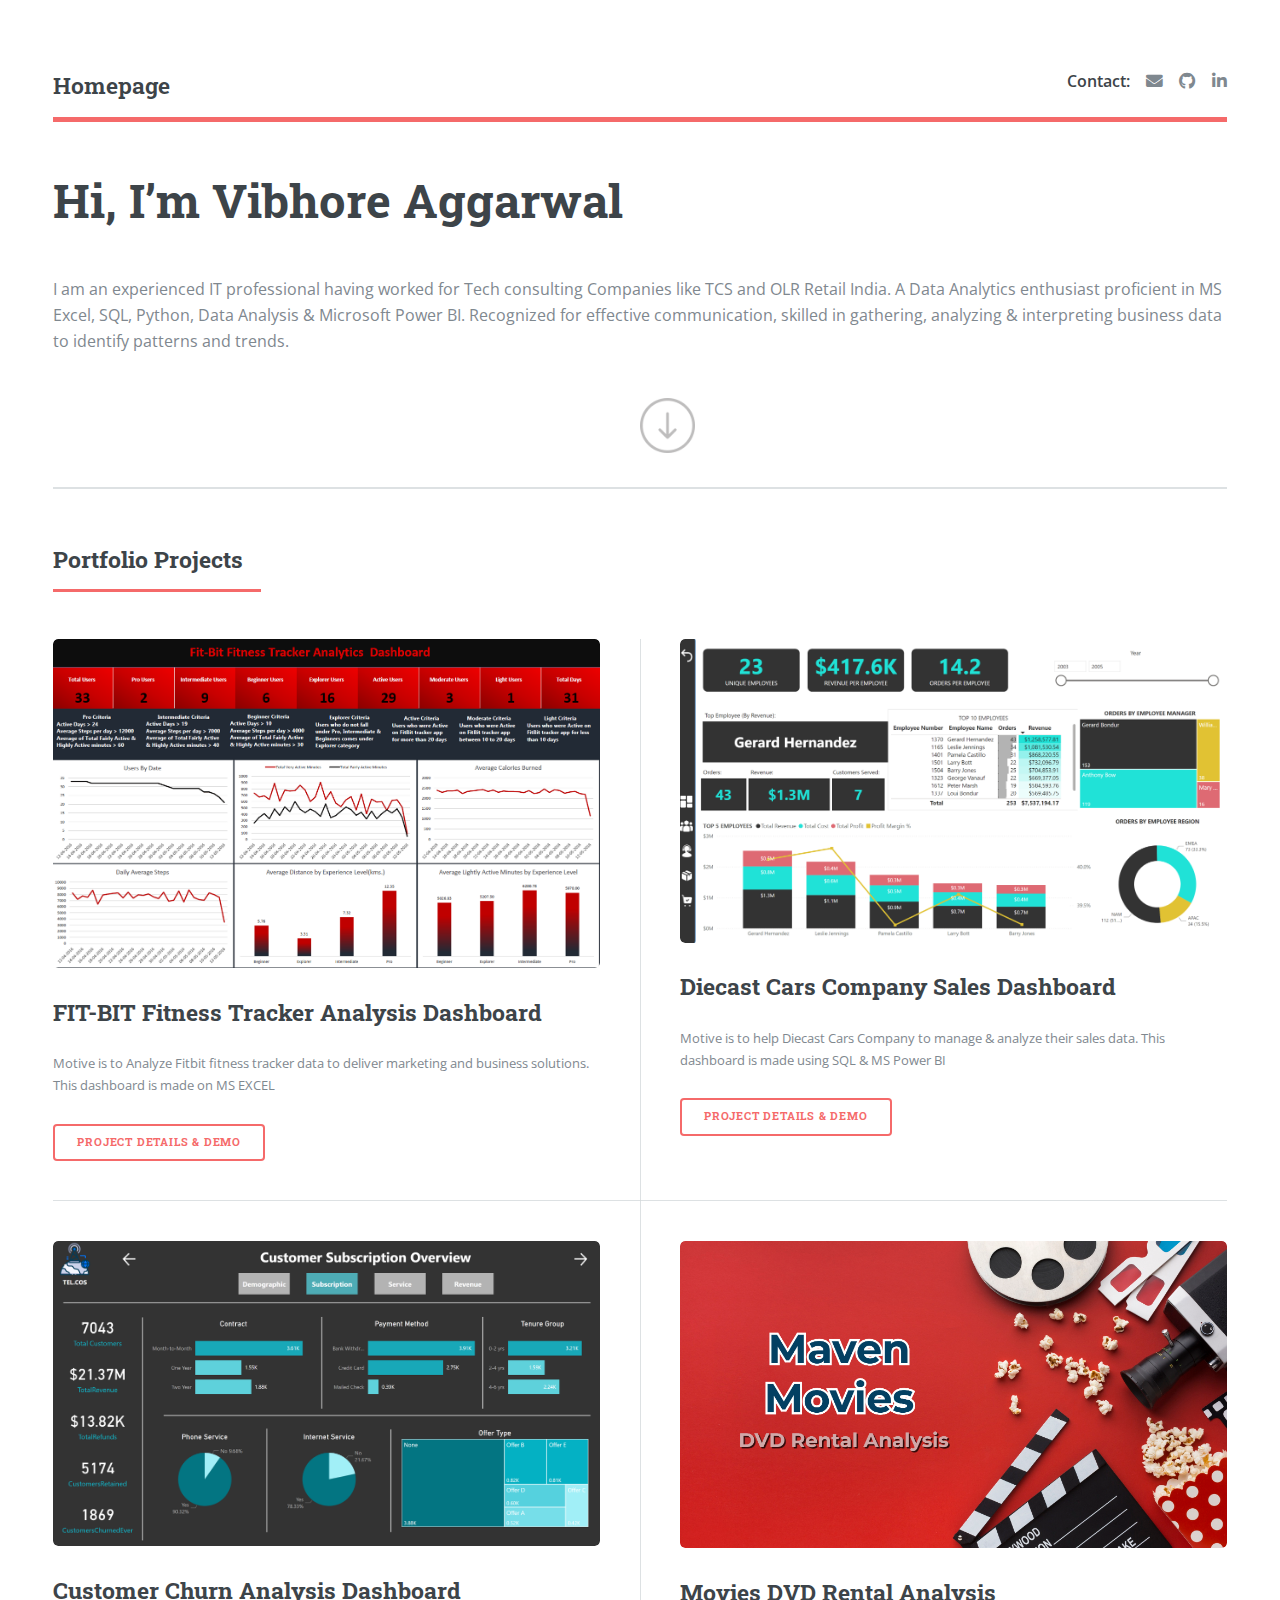
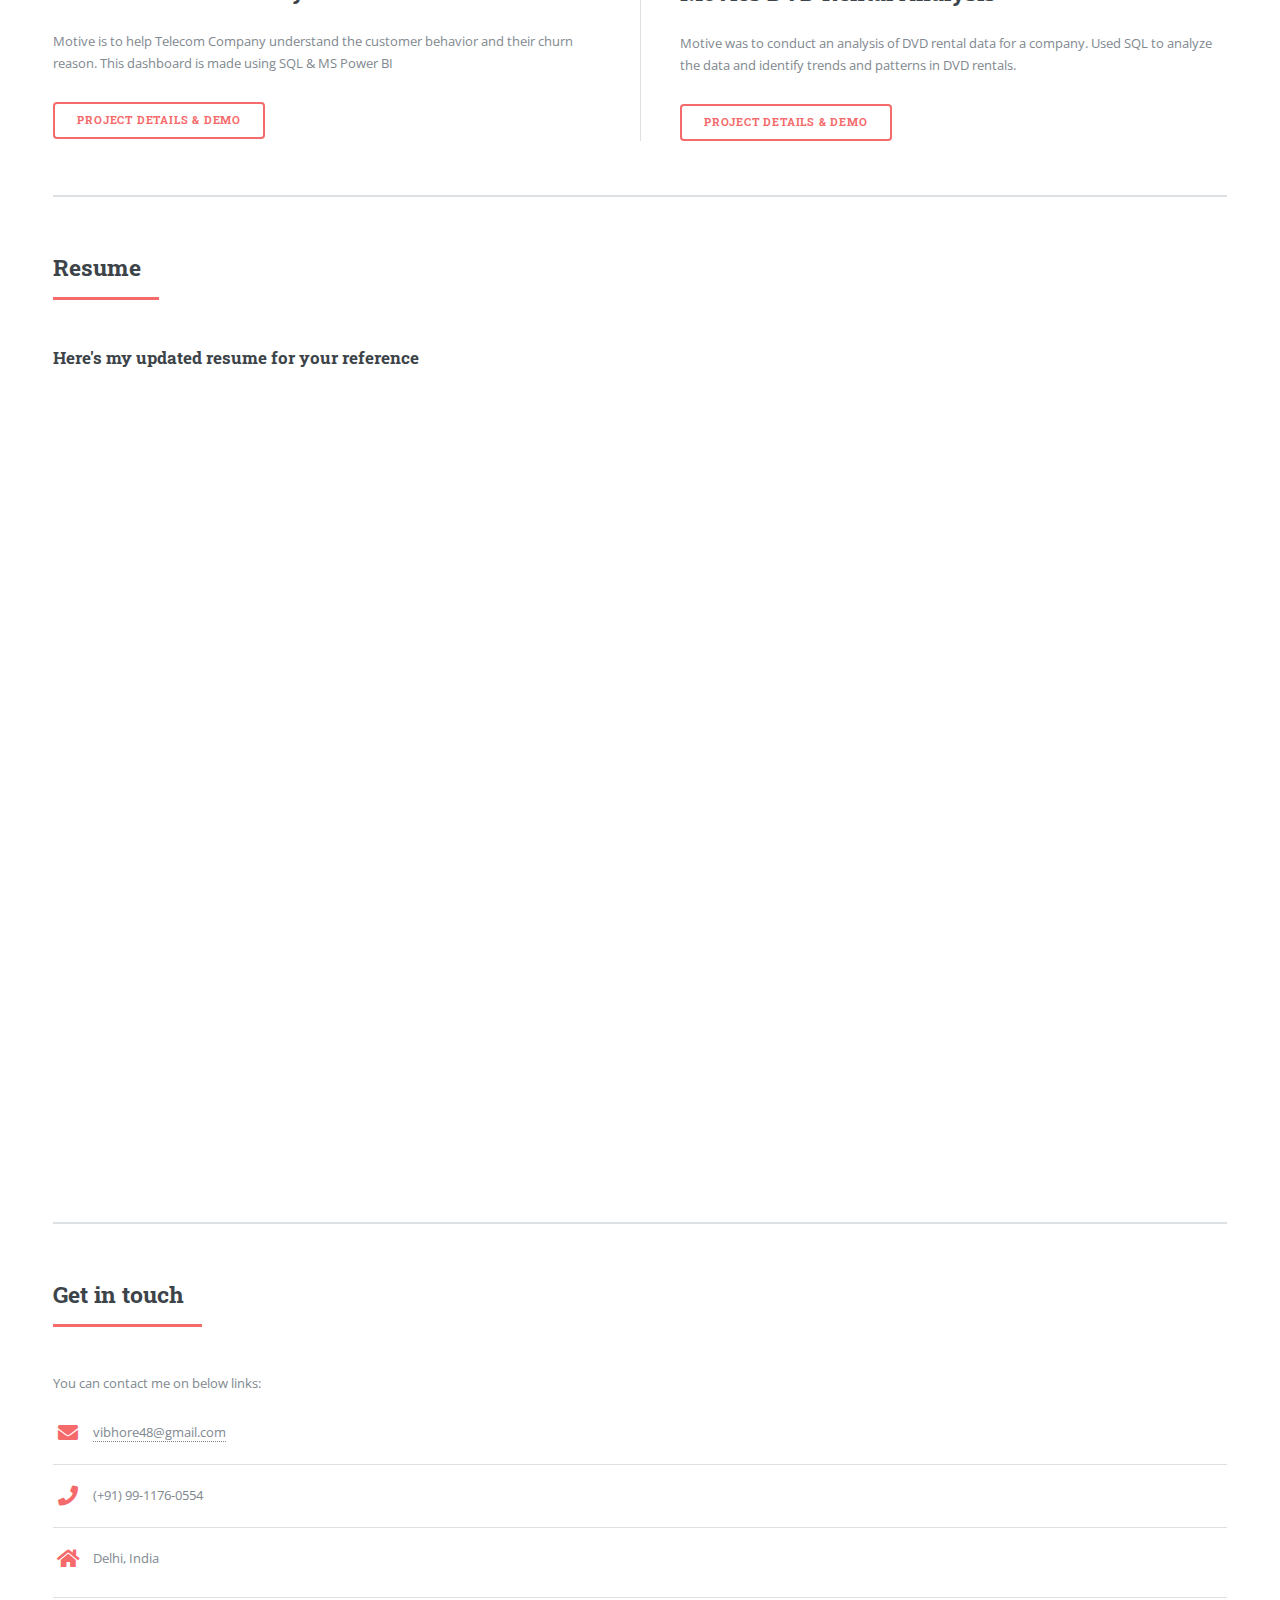
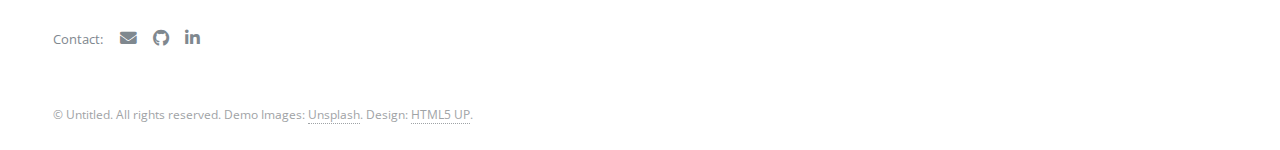
<file: index.html>
<!DOCTYPE HTML>
<!--
	Editorial by HTML5 UP
	html5up.net | @ajlkn
	Free for personal and commercial use under the CCA 3.0 license (html5up.net/license)
-->
<html>
	<head>
		<title>Vibhore Aggarwal Portfolio</title>
		<meta charset="utf-8" />
		<meta name="viewport" content="width=device-width, initial-scale=1, user-scalable=no" />
		<link rel="stylesheet" href="assets/css/main.css" />
	</head>
	<body class="is-preload">

		<!-- Wrapper -->
			<div id="wrapper">

				<!-- Main -->
					<div id="main">
						<div class="inner">

							<!-- Header -->
								<header id="header">
									<a href="index.html" class="logo"><strong style="font-size:1.5em">Homepage</strong></a>
									<ul class="icons">
										<li><strong style="font-size:1.2em">Contact:</strong></li>
										<li><a href="mailto://vibhore48@gmail.com" class="icon solid fa-envelope" target="_blank" rel="noopener noreferrer"><span class="label">Email</span></a></li>
										<li><a href="https://github.com/vibhore48" class="icon brands fa-github" target="_blank" rel="noopener noreferrer"><span class="label">GitHub</span></a></li>
										<li><a href="https://www.linkedin.com/in/vibhoreaggarwal/" class="icon brands fa-linkedin-in" target="_blank" rel="noopener noreferrer"><span class="label">LinkedIn</span></a></li>
									</ul>
								</header>

							<!-- Banner -->
								<section id="banner">
									<div class="content">
										<header>
											<h1>Hi, I’m Vibhore Aggarwal</h1>
										</br>
											
										</header>
										<p style="font-size: larger;">I am an experienced IT professional having worked for Tech consulting Companies like TCS and OLR Retail India.
											A Data Analytics enthusiast proficient in MS Excel, SQL, Python, Data Analysis & Microsoft Power BI. 
											Recognized for effective communication, skilled in gathering, analyzing & interpreting business data to identify patterns and trends.</p>
										 </p>
										<!--<p>Aenean ornare velit lacus, ac varius enim ullamcorper eu. Proin aliquam facilisis ante interdum congue. Integer mollis, nisl amet convallis, porttitor magna ullamcorper, amet egestas mauris. Ut magna finibus nisi nec lacinia. Nam maximus erat id euismod egestas. Pellentesque sapien ac quam. Lorem ipsum dolor sit nullam.</p>
										-->
										<!-- <ul class="actions">
											<li><a href="#projects" class="button big">Learn More</a></li>
										</ul> -->
										<!-- <ul class="actions">
											<li><i class="fa-solid fa-angles-down"></i></li>
											<li><a href="mailto://vibhore48@gmail.com" class="icon solid fa-angles-down" target="_blank" rel="noopener noreferrer"><span class="label">Email</span></a></li>
										</ul> -->
										<div class="shadow"><img class="logo" src="./images/down-arrow.png" /></div>
									</div>
									<!-- <span class="image object">
										<img src="images/pic10.jpg" alt="" />
									</span> -->
								</section>

								<!-- Section -->
								<section id="projects">
									<header class="major">
										<h2>Portfolio Projects</h2>
									</header>
									<div class="posts">
										<article>
											<a href="fitbit_project_1.html" class="image"><img src="images/Fitbit_project_1.png" alt="" /></a>
											<h2>FIT-BIT Fitness Tracker Analysis Dashboard</h2>
											<p>Motive is to Analyze Fitbit fitness tracker data to deliver marketing and business solutions. This dashboard is made on MS EXCEL</p>
											<ul class="actions">
												<li><a href="fitbit_project_1.html" class="button">Project Details & Demo</a></li>
											</ul>
										</article>
										<article>
											<a href="diecastcars_project_2.html" class="image"><img src="images/DiecastCars_project_2_1.png" alt="" /></a>
											<h2>Diecast Cars Company Sales Dashboard</h2>
											<p>Motive is to help Diecast Cars Company to manage & analyze their sales data. 
												This dashboard is made using SQL & MS Power BI</p>
											<ul class="actions">
												<li><a href="diecastcars_project_2.html" class="button">Project Details & Demo</a></li>
											</ul>
										</article>
										<article>
											<a href="customerchurn_project_3.html" class="image"><img src="images/CustomerChurn_project_3_1.png" alt="" /></a>
											<h2>Customer Churn Analysis Dashboard</h2>
											<p>Motive is to help Telecom Company understand the customer behavior and their churn reason.
												This dashboard is made using SQL & MS Power BI</p>
											<ul class="actions">
												<li><a href="customerchurn_project_3.html" class="button">Project Details & Demo</a></li>
											</ul>
										</article>
										<article>
											<a href="moviesrental_project_4.html" class="image"><img src="images/MoviesRental_project_4.png" alt="" /></a>
											<h2>Movies DVD Rental Analysis</h2>
											<p> Motive was to conduct an analysis of DVD rental data for a company. Used SQL to analyze the data and identify trends and patterns in DVD rentals.</p>
											<ul class="actions">
												<li><a href="moviesrental_project_4.html" class="button">Project Details & Demo</a></li>
											</ul>
										</article>
										<!-- <article>
											<a href="#" class="image"><img src="images/pic05.jpg" alt="" /></a>
											<h3>Feugiat lorem aenean</h3>
											<p>Aenean ornare velit lacus, ac varius enim lorem ullamcorper dolore. Proin aliquam facilisis ante interdum. Sed nulla amet lorem feugiat tempus aliquam.</p>
											<ul class="actions">
												<li><a href="#" class="button">More</a></li>
											</ul>
										</article> -->
										<!-- <article>
											<a href="#" class="image"><img src="images/pic06.jpg" alt="" /></a>
											<h3>Amet varius aliquam</h3>
											<p>Aenean ornare velit lacus, ac varius enim lorem ullamcorper dolore. Proin aliquam facilisis ante interdum. Sed nulla amet lorem feugiat tempus aliquam.</p>
											<ul class="actions">
												<li><a href="#" class="button">More</a></li>
											</ul>
										</article> -->
									</div>
								</section>

							<!-- Section -->
								<section>
									<header class="major">
										<h2>Resume</h2>
									</header>
									<h3>Here's my updated resume for your reference</h3>
									<iframe src="./assets/CV_Vibhore_Aggarwal_Updated.pdf#view=FitH" type="" width="100%" height="800px"><em><strong>ERROR: </strong>  
										An &#105;frame should be displayed here but your browser version does not support &#105;frames. 
										</em>Please update your browser to its most recent version and try again.</p></iframe>
									<!-- <div class="features">
										<article>
											<span class="icon fa-gem"></span>
											<div class="content">
												<h3>Portitor ullamcorper</h3>
												<p>Aenean ornare velit lacus, ac varius enim lorem ullamcorper dolore. Proin aliquam facilisis ante interdum. Sed nulla amet lorem feugiat tempus aliquam.</p>
											</div>
										</article>
										<article>
											<span class="icon solid fa-paper-plane"></span>
											<div class="content">
												<h3>Sapien veroeros</h3>
												<p>Aenean ornare velit lacus, ac varius enim lorem ullamcorper dolore. Proin aliquam facilisis ante interdum. Sed nulla amet lorem feugiat tempus aliquam.</p>
											</div>
										</article>
										<article>
											<span class="icon solid fa-rocket"></span>
											<div class="content">
												<h3>Quam lorem ipsum</h3>
												<p>Aenean ornare velit lacus, ac varius enim lorem ullamcorper dolore. Proin aliquam facilisis ante interdum. Sed nulla amet lorem feugiat tempus aliquam.</p>
											</div>
										</article>
										<article>
											<span class="icon solid fa-signal"></span>
											<div class="content">
												<h3>Sed magna finibus</h3>
												<p>Aenean ornare velit lacus, ac varius enim lorem ullamcorper dolore. Proin aliquam facilisis ante interdum. Sed nulla amet lorem feugiat tempus aliquam.</p>
											</div>
										</article>
									</div> -->
								</section>

								<section>
									<header class="major">
										<h2>Get in touch</h2>
									</header>
									<p>You can contact me on below links:</p>
									<ul class="contact">
										<li class="icon solid fa-envelope"><a href="mailto://vibhore48@gmail.com">vibhore48@gmail.com</a></li>
										<li class="icon solid fa-phone">(+91) 99-1176-0554</li>
										<li class="icon solid fa-home">Delhi, India</li>
									</ul>
									<ul class="icons">
										<hr>
										<li>Contact:</li>	
										<li><a href="mailto://vibhore48@gmail.com" class="icon solid fa-envelope" target="_blank" rel="noopener noreferrer"><span class="label">Email</span></a></li>
										<li><a href="https://github.com/vibhore48" class="icon brands fa-github" target="_blank" rel="noopener noreferrer"><span class="label">GitHub</span></a></li>
										<li><a href="https://www.linkedin.com/in/vibhoreaggarwal/" class="icon brands fa-linkedin-in" target="_blank" rel="noopener noreferrer"><span class="label">LinkedIn</span></a></li>
									</ul>
								</section>
								<footer id="footer">
									<p class="copyright">&copy; Untitled. All rights reserved. Demo Images: <a href="https://unsplash.com">Unsplash</a>. Design: <a href="https://html5up.net">HTML5 UP</a>.</p>
								</footer>

						</div>
					</div>

<!-- 				Sidebar
					<div id="sidebar">
						<div class="inner">

							
 								<section id="search" class="alt">
									<form method="post" action="#">
										<input type="text" name="query" id="query" placeholder="Search" />
									</form>
								</section> 

							
								<nav id="menu">
									<header class="major">
										<h2>Menu</h2>
									</header>
									<ul>
										<li><a href="index.html">Homepage</a></li>
										<li><a href="generic.html">Generic</a></li>
										<li><a href="elements.html">Elements</a></li>
										<li>
											<span class="opener">Submenu</span>
											<ul>
												<li><a href="#">Lorem Dolor</a></li>
												<li><a href="#">Ipsum Adipiscing</a></li>
												<li><a href="#">Tempus Magna</a></li>
												<li><a href="#">Feugiat Veroeros</a></li>
											</ul>
										</li>
										<li><a href="#">Etiam Dolore</a></li>
										<li><a href="#">Adipiscing</a></li>
										<li>
											<span class="opener">Another Submenu</span>
											<ul>
												<li><a href="#">Lorem Dolor</a></li>
												<li><a href="#">Ipsum Adipiscing</a></li>
												<li><a href="#">Tempus Magna</a></li>
												<li><a href="#">Feugiat Veroeros</a></li>
											</ul>
										</li>
										<li><a href="#">Maximus Erat</a></li>
										<li><a href="#">Sapien Mauris</a></li>
										<li><a href="#">Amet Lacinia</a></li> 
									</ul>
								</nav>

				
							 	<section>
									<header class="major">
										<h2>Ante interdum</h2>
									</header>
									<div class="mini-posts">
										<article>
											<a href="#" class="image"><img src="images/pic07.jpg" alt="" /></a>
											<p>Aenean ornare velit lacus, ac varius enim lorem ullamcorper dolore aliquam.</p>
										</article>
										<article>
											<a href="#" class="image"><img src="images/pic08.jpg" alt="" /></a>
											<p>Aenean ornare velit lacus, ac varius enim lorem ullamcorper dolore aliquam.</p>
										</article>
										<article>
											<a href="#" class="image"><img src="images/pic09.jpg" alt="" /></a>
											<p>Aenean ornare velit lacus, ac varius enim lorem ullamcorper dolore aliquam.</p>
										</article>
									</div>
									<ul class="actions">
										<li><a href="#" class="button">More</a></li>
									</ul>
								</section> 

							 Section
								<section>
									<header class="major">
										<h2>Get in touch</h2>
									</header>
									<p>You can contact me on below links:</p>
									<ul class="contact">
										<li class="icon solid fa-envelope"><a href="mailto://vibhore48@gmail.com">vibhore48@gmail.com</a></li>
										<li class="icon solid fa-phone">(+91) 99-1176-0554</li>
										<li class="icon solid fa-home">Delhi, India</li>
									</ul>
									<ul class="icons">
										<hr>
										<li>Contact:</li>
										<li><a href="mailto://vibhore48@gmail.com" class="icon brands fa-medium-m" target="_blank" rel="noopener noreferrer"><span class="label">Email</span></a></li>
										<li><a href="https://github.com/vibhore48" class="icon brands fa-github" target="_blank" rel="noopener noreferrer"><span class="label">GitHub</span></a></li>
										<li><a href="https://www.linkedin.com/in/vibhoreaggarwal/" class="icon brands fa-linkedin-in" target="_blank" rel="noopener noreferrer"><span class="label">LinkedIn</span></a></li>
									</ul>
								</section>
								<footer id="footer">
									<p class="copyright">&copy; Untitled. All rights reserved. Demo Images: <a href="https://unsplash.com">Unsplash</a>. Design: <a href="https://html5up.net">HTML5 UP</a>.</p>
								</footer>

						</div>
					</div> -->

			</div>

		<!-- Scripts -->
			<script src="assets/js/jquery.min.js"></script>
			<script src="assets/js/browser.min.js"></script>
			<script src="assets/js/breakpoints.min.js"></script>
			<script src="assets/js/util.js"></script>
			<script src="assets/js/main.js"></script>

	</body>
</html>
</file>
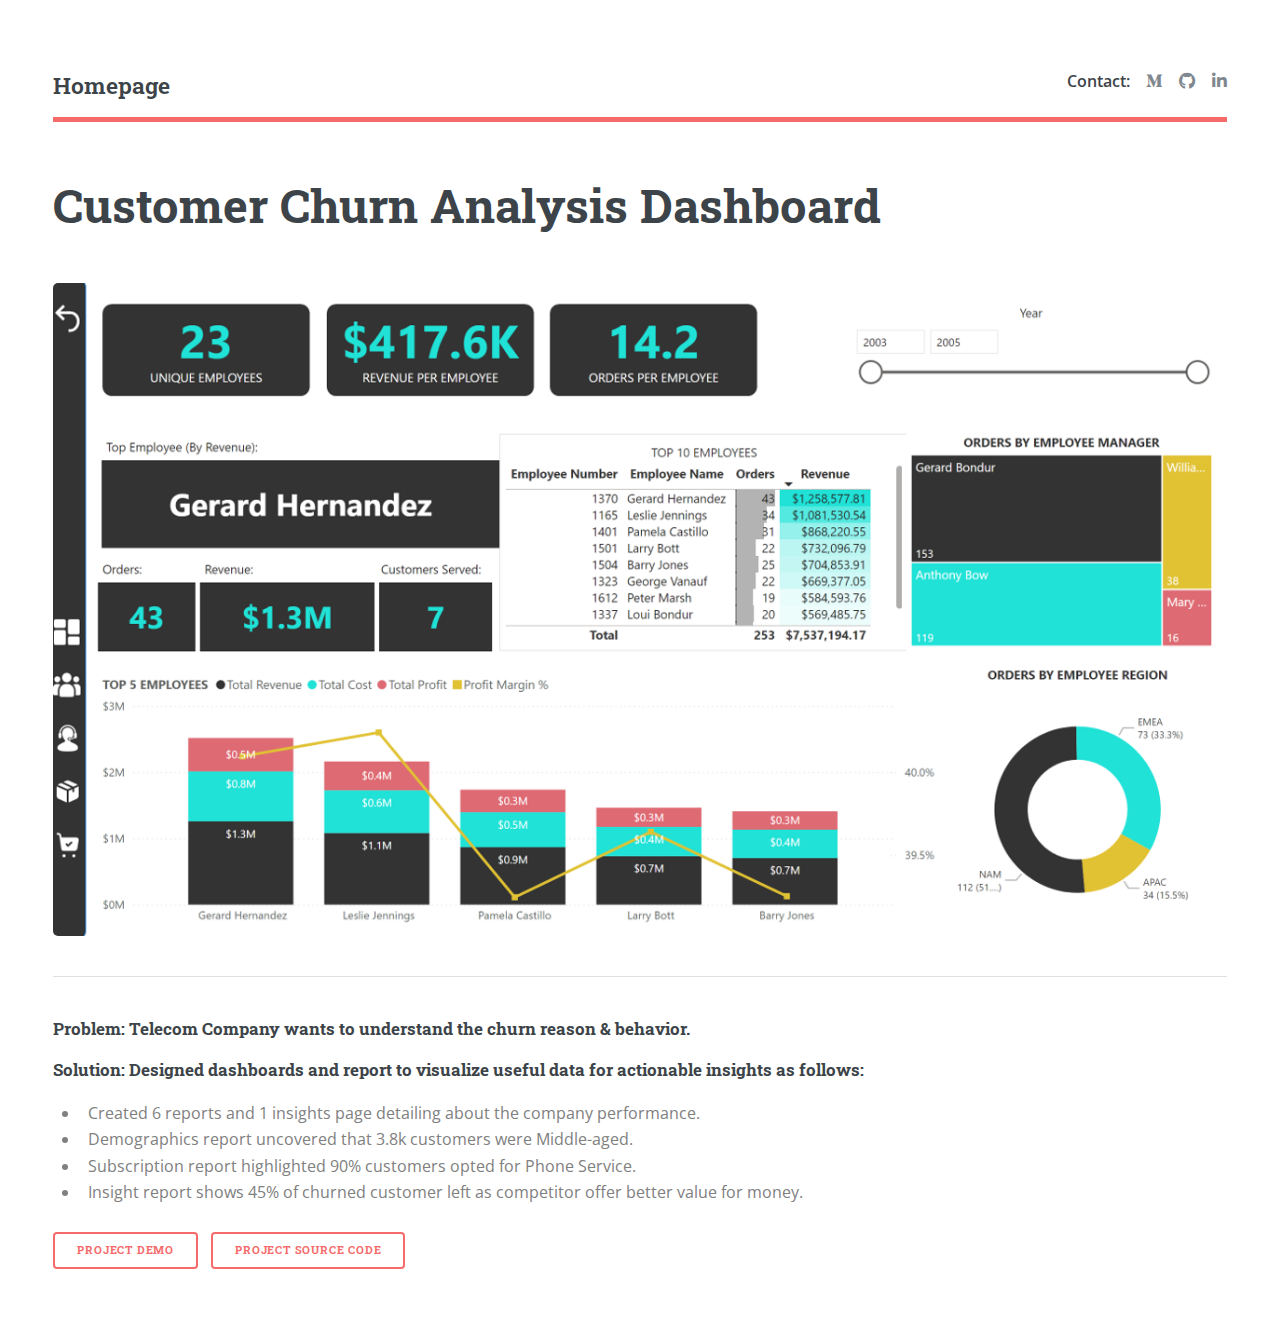
<file: customerchurn_project_3.html>
<!DOCTYPE HTML>
<!--
	Editorial by HTML5 UP
	html5up.net | @ajlkn
	Free for personal and commercial use under the CCA 3.0 license (html5up.net/license)
-->
<html>
	<head>
		<title>Project Details & Demo</title>
		<meta charset="utf-8" />
		<meta name="viewport" content="width=device-width, initial-scale=1, user-scalable=no" />
		<link rel="stylesheet" href="assets/css/main.css" />
	</head>
	<body class="is-preload">

		<!-- Wrapper -->
			<div id="wrapper">

				<!-- Main -->
					<div id="main">
						<div class="inner">

							<!-- Header -->
							<header id="header">
								<a href="index.html" class="logo"><strong style="font-size:1.5em">Homepage</strong></a>
								<ul class="icons">
									<li><strong style="font-size:1.2em">Contact:</strong></li>
									<li><a href="mailto://vibhore48@gmail.com" class="icon brands fa-medium-m" target="_blank" rel="noopener noreferrer"><span class="label">Email</span></a></li>
									<li><a href="https://github.com/vibhore48" class="icon brands fa-github" target="_blank" rel="noopener noreferrer"><span class="label">GitHub</span></a></li>
									<li><a href="https://www.linkedin.com/in/vibhoreaggarwal/" class="icon brands fa-linkedin-in" target="_blank" rel="noopener noreferrer"><span class="label">LinkedIn</span></a></li>
								</ul>
							</header>

							<!-- Content -->
								<section>
									<header class="main">
										<h1>Customer Churn Analysis Dashboard</h1>
									</header>

									<span class="image main"><img src="images/DiecastCars_project_2_1.png" alt="" /></span>

<!-- 									<p>Donec eget ex magna. Interdum et malesuada fames ac ante ipsum primis in faucibus. Pellentesque venenatis dolor imperdiet dolor mattis sagittis. Praesent rutrum sem diam, vitae egestas enim auctor sit amet. Pellentesque leo mauris, consectetur id ipsum sit amet, fergiat. Pellentesque in mi eu massa lacinia malesuada et a elit. Donec urna ex, lacinia in purus ac, pretium pulvinar mauris. Curabitur sapien risus, commodo eget turpis at, elementum convallis elit. Pellentesque enim turpis, hendrerit.</p>
									<p>Lorem ipsum dolor sit amet, consectetur adipiscing elit. Duis dapibus rutrum facilisis. Class aptent taciti sociosqu ad litora torquent per conubia nostra, per inceptos himenaeos. Etiam tristique libero eu nibh porttitor fermentum. Nullam venenatis erat id vehicula viverra. Nunc ultrices eros ut ultricies condimentum. Mauris risus lacus, blandit sit amet venenatis non, bibendum vitae dolor. Nunc lorem mauris, fringilla in aliquam at, euismod in lectus. Pellentesque habitant morbi tristique senectus et netus et malesuada fames ac turpis egestas. In non lorem sit amet elit placerat maximus. Pellentesque aliquam maximus risus, vel sed vehicula.</p>
									<p>Interdum et malesuada fames ac ante ipsum primis in faucibus. Pellentesque venenatis dolor imperdiet dolor mattis sagittis. Praesent rutrum sem diam, vitae egestas enim auctor sit amet. Pellentesque leo mauris, consectetur id ipsum sit amet, fersapien risus, commodo eget turpis at, elementum convallis elit. Pellentesque enim turpis, hendrerit tristique lorem ipsum dolor.</p>
 -->
									<hr class="major" />
									<h3>Problem: Telecom Company wants to understand the churn reason & behavior.</h3>
									<h3>Solution: Designed dashboards and report to visualize useful data for actionable insights as follows:</h3>
									<ul>
										<ul>
											<li style="font-size:larger;color:grey">Created 6 reports and 1 insights page detailing about the company performance.</li>
											<li style="font-size:larger;color:grey">Demographics report uncovered that 3.8k customers were Middle-aged.</li>
											<li style="font-size:larger;color:grey">Subscription report highlighted 90% customers opted for Phone Service.</li>
											<li style="font-size:larger;color:grey">Insight report shows 45% of churned customer left as competitor offer better value for money.</li>
										</ul>
									</ul>
									<ul class="actions">
										<li><a href="https://project.novypro.com/dUnlZQ" target="_blank" rel="noopener noreferrer" class="button">Project Demo</a></li>
										<li><a href="https://github.com/vibhore48/Customer-Churn-Analysis" target="_blank" rel="noopener noreferrer" class="button">Project Source Code</a></li>
									</ul>
<!-- 									<hr class="major" />

									<h2>Magna etiam veroeros</h2>
									<p>Lorem ipsum dolor sit amet, consectetur adipiscing elit. Duis dapibus rutrum facilisis. Class aptent taciti sociosqu ad litora torquent per conubia nostra, per inceptos himenaeos. Etiam tristique libero eu nibh porttitor fermentum. Nullam venenatis erat id vehicula viverra. Nunc ultrices eros ut ultricies condimentum. Mauris risus lacus, blandit sit amet venenatis non, bibendum vitae dolor. Nunc lorem mauris, fringilla in aliquam at, euismod in lectus. Pellentesque habitant morbi tristique senectus et netus et malesuada fames ac turpis egestas. In non lorem sit amet elit placerat maximus. Pellentesque aliquam maximus risus, vel sed vehicula.</p>
									<p>Interdum et malesuada fames ac ante ipsum primis in faucibus. Pellentesque venenatis dolor imperdiet dolor mattis sagittis. Praesent rutrum sem diam, vitae egestas enim auctor sit amet. Pellentesque leo mauris, consectetur id ipsum sit amet, fersapien risus, commodo eget turpis at, elementum convallis elit. Pellentesque enim turpis, hendrerit tristique lorem ipsum dolor.</p>

									<hr class="major" />

									<h2>Lorem aliquam bibendum</h2>
									<p>Donec eget ex magna. Interdum et malesuada fames ac ante ipsum primis in faucibus. Pellentesque venenatis dolor imperdiet dolor mattis sagittis. Praesent rutrum sem diam, vitae egestas enim auctor sit amet. Pellentesque leo mauris, consectetur id ipsum sit amet, fergiat. Pellentesque in mi eu massa lacinia malesuada et a elit. Donec urna ex, lacinia in purus ac, pretium pulvinar mauris. Curabitur sapien risus, commodo eget turpis at, elementum convallis elit. Pellentesque enim turpis, hendrerit.</p>
									<p>Lorem ipsum dolor sit amet, consectetur adipiscing elit. Duis dapibus rutrum facilisis. Class aptent taciti sociosqu ad litora torquent per conubia nostra, per inceptos himenaeos. Etiam tristique libero eu nibh porttitor fermentum. Nullam venenatis erat id vehicula viverra. Nunc ultrices eros ut ultricies condimentum. Mauris risus lacus, blandit sit amet venenatis non, bibendum vitae dolor. Nunc lorem mauris, fringilla in aliquam at, euismod in lectus. Pellentesque habitant morbi tristique senectus et netus et malesuada fames ac turpis egestas. In non lorem sit amet elit placerat maximus. Pellentesque aliquam maximus risus, vel sed vehicula.</p>
 -->
								</section>

						</div>
					</div>

			</div>

		<!-- Scripts -->
			<script src="assets/js/jquery.min.js"></script>
			<script src="assets/js/browser.min.js"></script>
			<script src="assets/js/breakpoints.min.js"></script>
			<script src="assets/js/util.js"></script>
			<script src="assets/js/main.js"></script>

	</body>
</html>
</file>
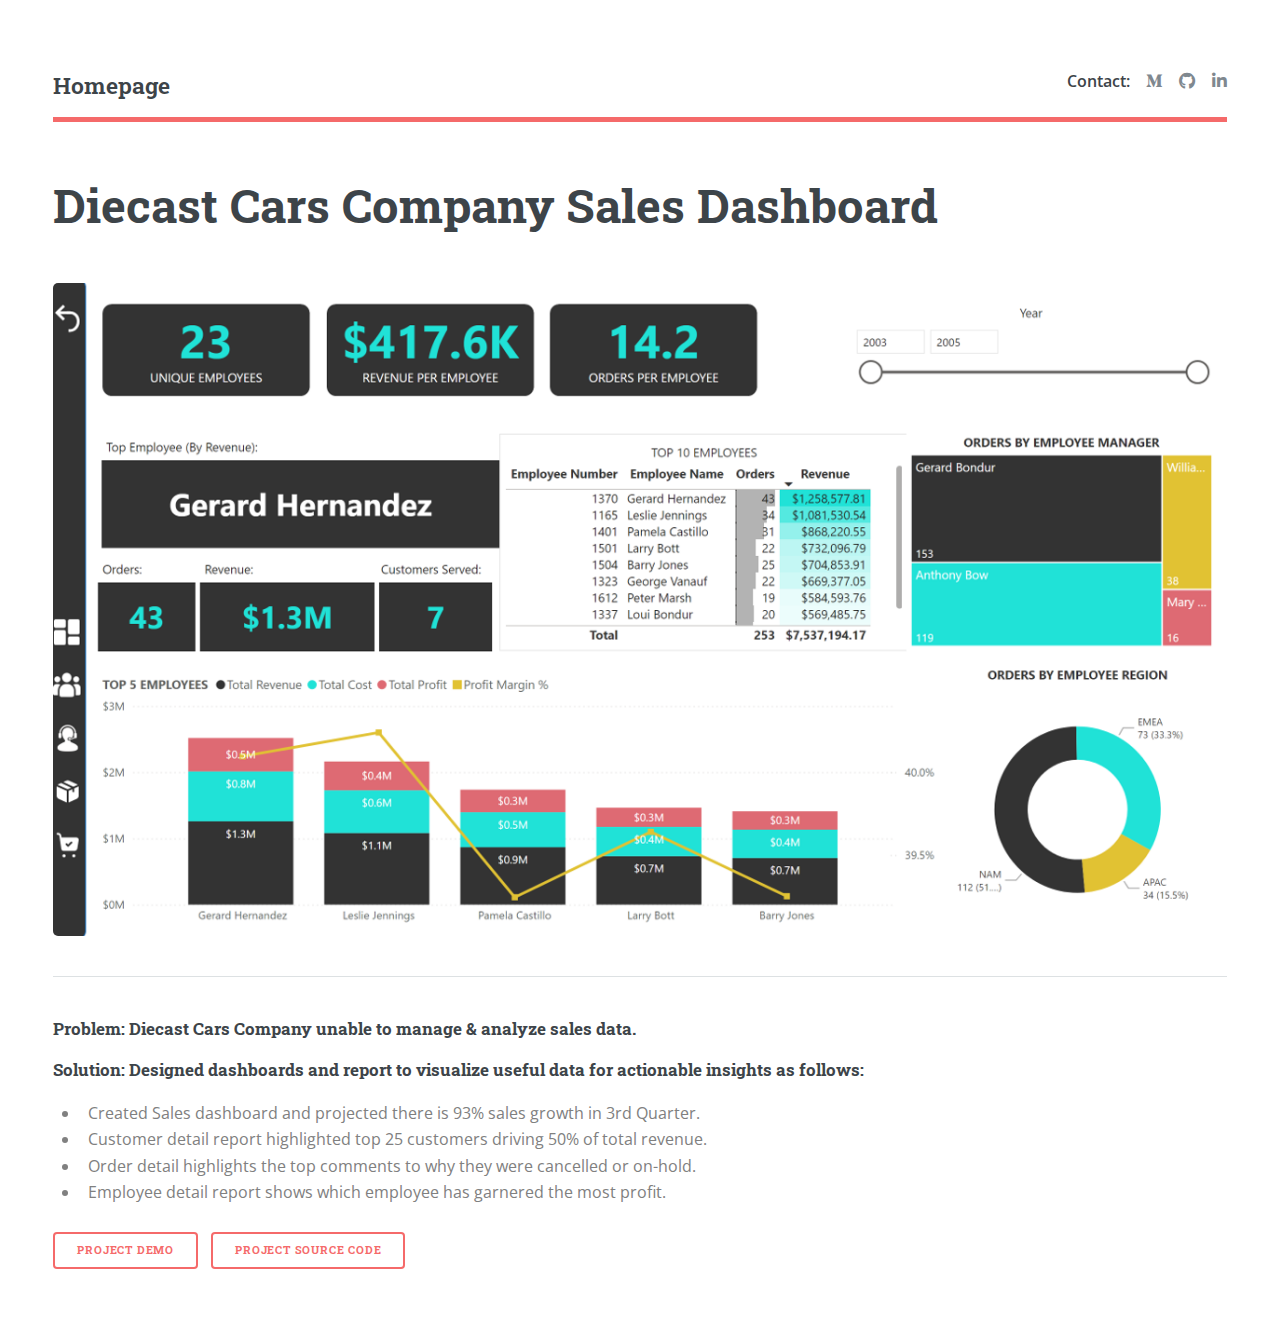
<file: diecastcars_project_2.html>
<!DOCTYPE HTML>
<!--
	Editorial by HTML5 UP
	html5up.net | @ajlkn
	Free for personal and commercial use under the CCA 3.0 license (html5up.net/license)
-->
<html>
	<head>
		<title>Project Details & Demo</title>
		<meta charset="utf-8" />
		<meta name="viewport" content="width=device-width, initial-scale=1, user-scalable=no" />
		<link rel="stylesheet" href="assets/css/main.css" />
	</head>
	<body class="is-preload">

		<!-- Wrapper -->
			<div id="wrapper">

				<!-- Main -->
					<div id="main">
						<div class="inner">

							<!-- Header -->
							<header id="header">
								<a href="index.html" class="logo"><strong style="font-size:1.5em">Homepage</strong></a>
								<ul class="icons">
									<li><strong style="font-size:1.2em">Contact:</strong></li>
									<li><a href="mailto://vibhore48@gmail.com" class="icon brands fa-medium-m" target="_blank" rel="noopener noreferrer"><span class="label">Email</span></a></li>
									<li><a href="https://github.com/vibhore48" class="icon brands fa-github" target="_blank" rel="noopener noreferrer"><span class="label">GitHub</span></a></li>
									<li><a href="https://www.linkedin.com/in/vibhoreaggarwal/" class="icon brands fa-linkedin-in" target="_blank" rel="noopener noreferrer"><span class="label">LinkedIn</span></a></li>
								</ul>
							</header>

							<!-- Content -->
								<section>
									<header class="main">
										<h1>Diecast Cars Company Sales Dashboard</h1>
									</header>

									<span class="image main"><img src="images/DiecastCars_project_2_1.png" alt="" /></span>

<!-- 									<p>Donec eget ex magna. Interdum et malesuada fames ac ante ipsum primis in faucibus. Pellentesque venenatis dolor imperdiet dolor mattis sagittis. Praesent rutrum sem diam, vitae egestas enim auctor sit amet. Pellentesque leo mauris, consectetur id ipsum sit amet, fergiat. Pellentesque in mi eu massa lacinia malesuada et a elit. Donec urna ex, lacinia in purus ac, pretium pulvinar mauris. Curabitur sapien risus, commodo eget turpis at, elementum convallis elit. Pellentesque enim turpis, hendrerit.</p>
									<p>Lorem ipsum dolor sit amet, consectetur adipiscing elit. Duis dapibus rutrum facilisis. Class aptent taciti sociosqu ad litora torquent per conubia nostra, per inceptos himenaeos. Etiam tristique libero eu nibh porttitor fermentum. Nullam venenatis erat id vehicula viverra. Nunc ultrices eros ut ultricies condimentum. Mauris risus lacus, blandit sit amet venenatis non, bibendum vitae dolor. Nunc lorem mauris, fringilla in aliquam at, euismod in lectus. Pellentesque habitant morbi tristique senectus et netus et malesuada fames ac turpis egestas. In non lorem sit amet elit placerat maximus. Pellentesque aliquam maximus risus, vel sed vehicula.</p>
									<p>Interdum et malesuada fames ac ante ipsum primis in faucibus. Pellentesque venenatis dolor imperdiet dolor mattis sagittis. Praesent rutrum sem diam, vitae egestas enim auctor sit amet. Pellentesque leo mauris, consectetur id ipsum sit amet, fersapien risus, commodo eget turpis at, elementum convallis elit. Pellentesque enim turpis, hendrerit tristique lorem ipsum dolor.</p>
 -->
									<hr class="major" />
									<h3>Problem: Diecast Cars Company unable to manage & analyze sales data.</h3>
									<h3>Solution: Designed dashboards and report to visualize useful data for actionable insights as follows:</h3>
									<ul>
										<ul>
											<li style="font-size:larger;color:grey">Created Sales dashboard and projected there is 93% sales growth in 3rd Quarter.</li>
											<li style="font-size:larger;color:grey">Customer detail report highlighted top 25 customers driving 50% of total revenue.</li>
											<li style="font-size:larger;color:grey">Order detail highlights the top comments to why they were cancelled or on-hold.</li>
											<li style="font-size:larger;color:grey">Employee detail report shows which employee has garnered the most profit.</li>
										</ul>
									</ul>
									<ul class="actions">
										<li><a href="https://project.novypro.com/bQaakj" target="_blank" rel="noopener noreferrer" class="button">Project Demo</a></li>
										<li><a href="https://github.com/vibhore48/Diecast-Cars-Company-Sales-Dashboard" target="_blank" rel="noopener noreferrer" class="button">Project Source Code</a></li>
									</ul>
<!-- 									<hr class="major" />

									<h2>Magna etiam veroeros</h2>
									<p>Lorem ipsum dolor sit amet, consectetur adipiscing elit. Duis dapibus rutrum facilisis. Class aptent taciti sociosqu ad litora torquent per conubia nostra, per inceptos himenaeos. Etiam tristique libero eu nibh porttitor fermentum. Nullam venenatis erat id vehicula viverra. Nunc ultrices eros ut ultricies condimentum. Mauris risus lacus, blandit sit amet venenatis non, bibendum vitae dolor. Nunc lorem mauris, fringilla in aliquam at, euismod in lectus. Pellentesque habitant morbi tristique senectus et netus et malesuada fames ac turpis egestas. In non lorem sit amet elit placerat maximus. Pellentesque aliquam maximus risus, vel sed vehicula.</p>
									<p>Interdum et malesuada fames ac ante ipsum primis in faucibus. Pellentesque venenatis dolor imperdiet dolor mattis sagittis. Praesent rutrum sem diam, vitae egestas enim auctor sit amet. Pellentesque leo mauris, consectetur id ipsum sit amet, fersapien risus, commodo eget turpis at, elementum convallis elit. Pellentesque enim turpis, hendrerit tristique lorem ipsum dolor.</p>

									<hr class="major" />

									<h2>Lorem aliquam bibendum</h2>
									<p>Donec eget ex magna. Interdum et malesuada fames ac ante ipsum primis in faucibus. Pellentesque venenatis dolor imperdiet dolor mattis sagittis. Praesent rutrum sem diam, vitae egestas enim auctor sit amet. Pellentesque leo mauris, consectetur id ipsum sit amet, fergiat. Pellentesque in mi eu massa lacinia malesuada et a elit. Donec urna ex, lacinia in purus ac, pretium pulvinar mauris. Curabitur sapien risus, commodo eget turpis at, elementum convallis elit. Pellentesque enim turpis, hendrerit.</p>
									<p>Lorem ipsum dolor sit amet, consectetur adipiscing elit. Duis dapibus rutrum facilisis. Class aptent taciti sociosqu ad litora torquent per conubia nostra, per inceptos himenaeos. Etiam tristique libero eu nibh porttitor fermentum. Nullam venenatis erat id vehicula viverra. Nunc ultrices eros ut ultricies condimentum. Mauris risus lacus, blandit sit amet venenatis non, bibendum vitae dolor. Nunc lorem mauris, fringilla in aliquam at, euismod in lectus. Pellentesque habitant morbi tristique senectus et netus et malesuada fames ac turpis egestas. In non lorem sit amet elit placerat maximus. Pellentesque aliquam maximus risus, vel sed vehicula.</p>
 -->
								</section>

						</div>
					</div>

			</div>

		<!-- Scripts -->
			<script src="assets/js/jquery.min.js"></script>
			<script src="assets/js/browser.min.js"></script>
			<script src="assets/js/breakpoints.min.js"></script>
			<script src="assets/js/util.js"></script>
			<script src="assets/js/main.js"></script>

	</body>
</html>
</file>
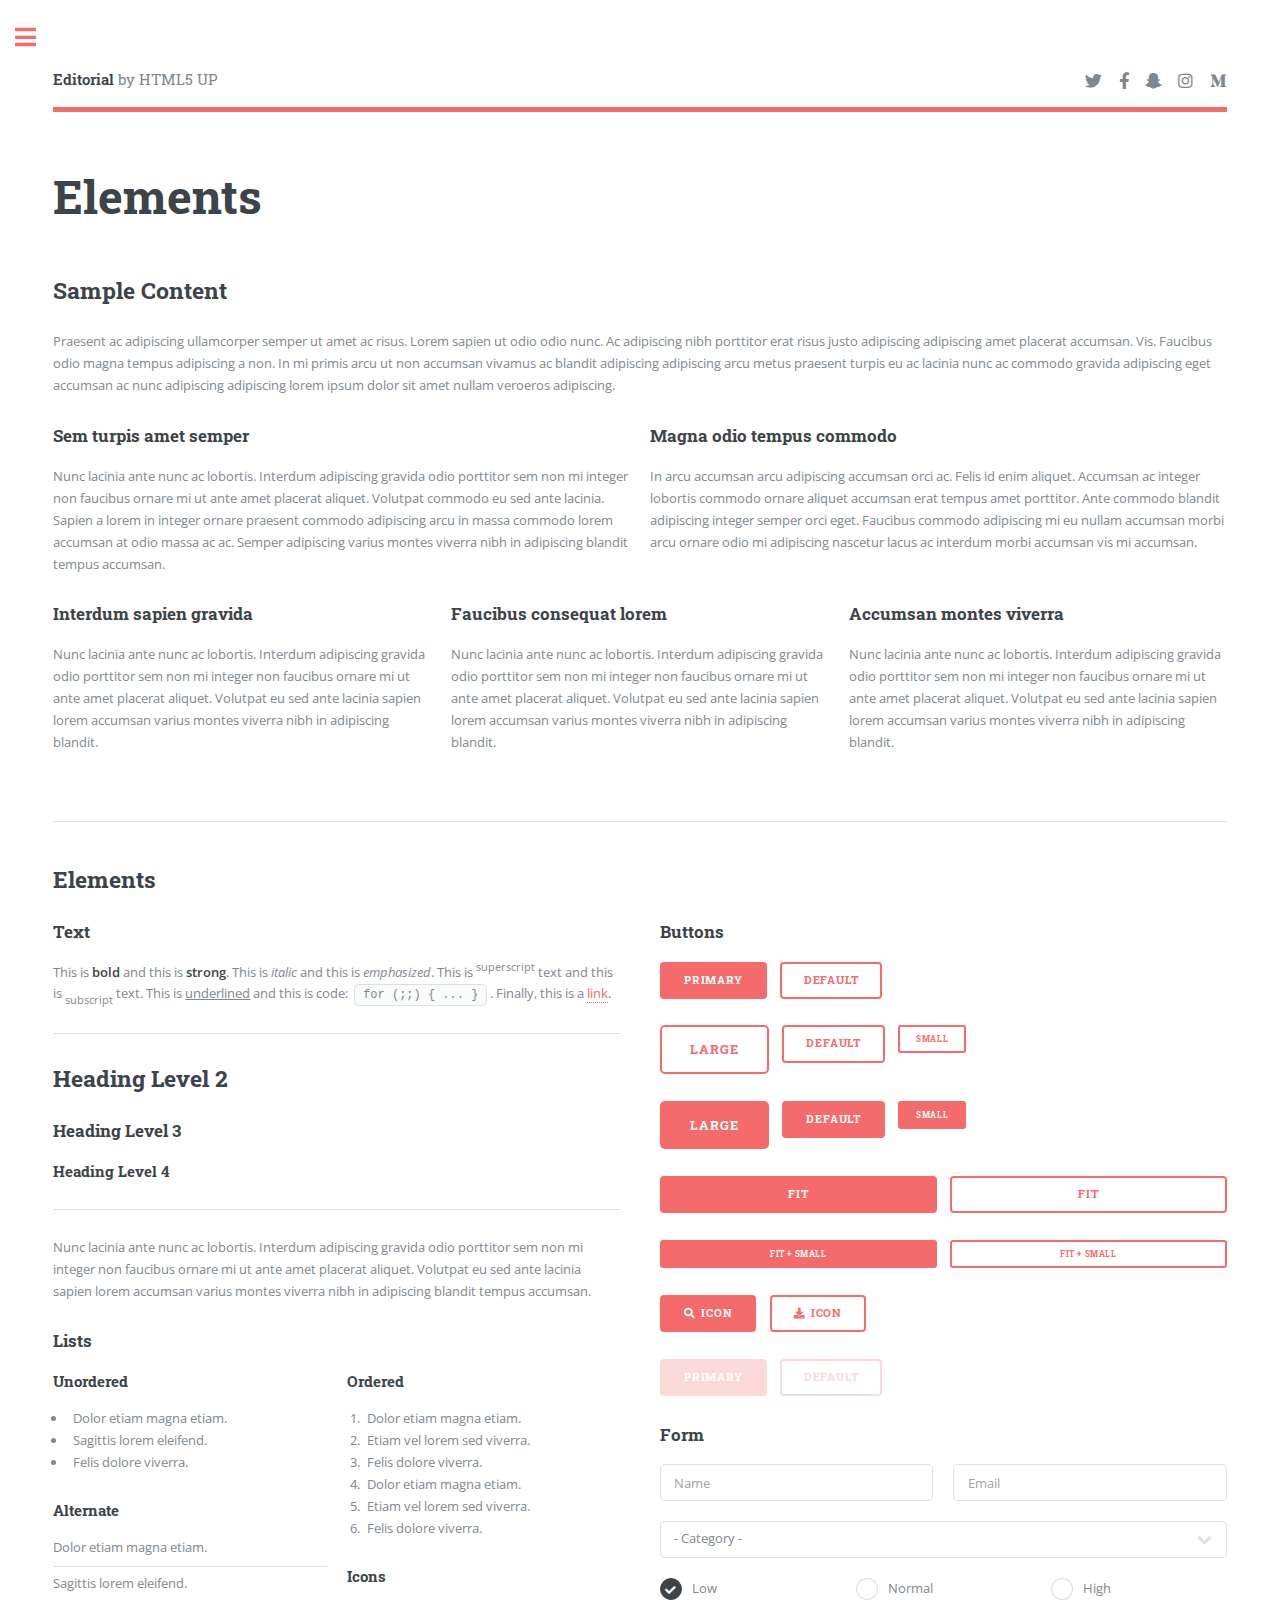
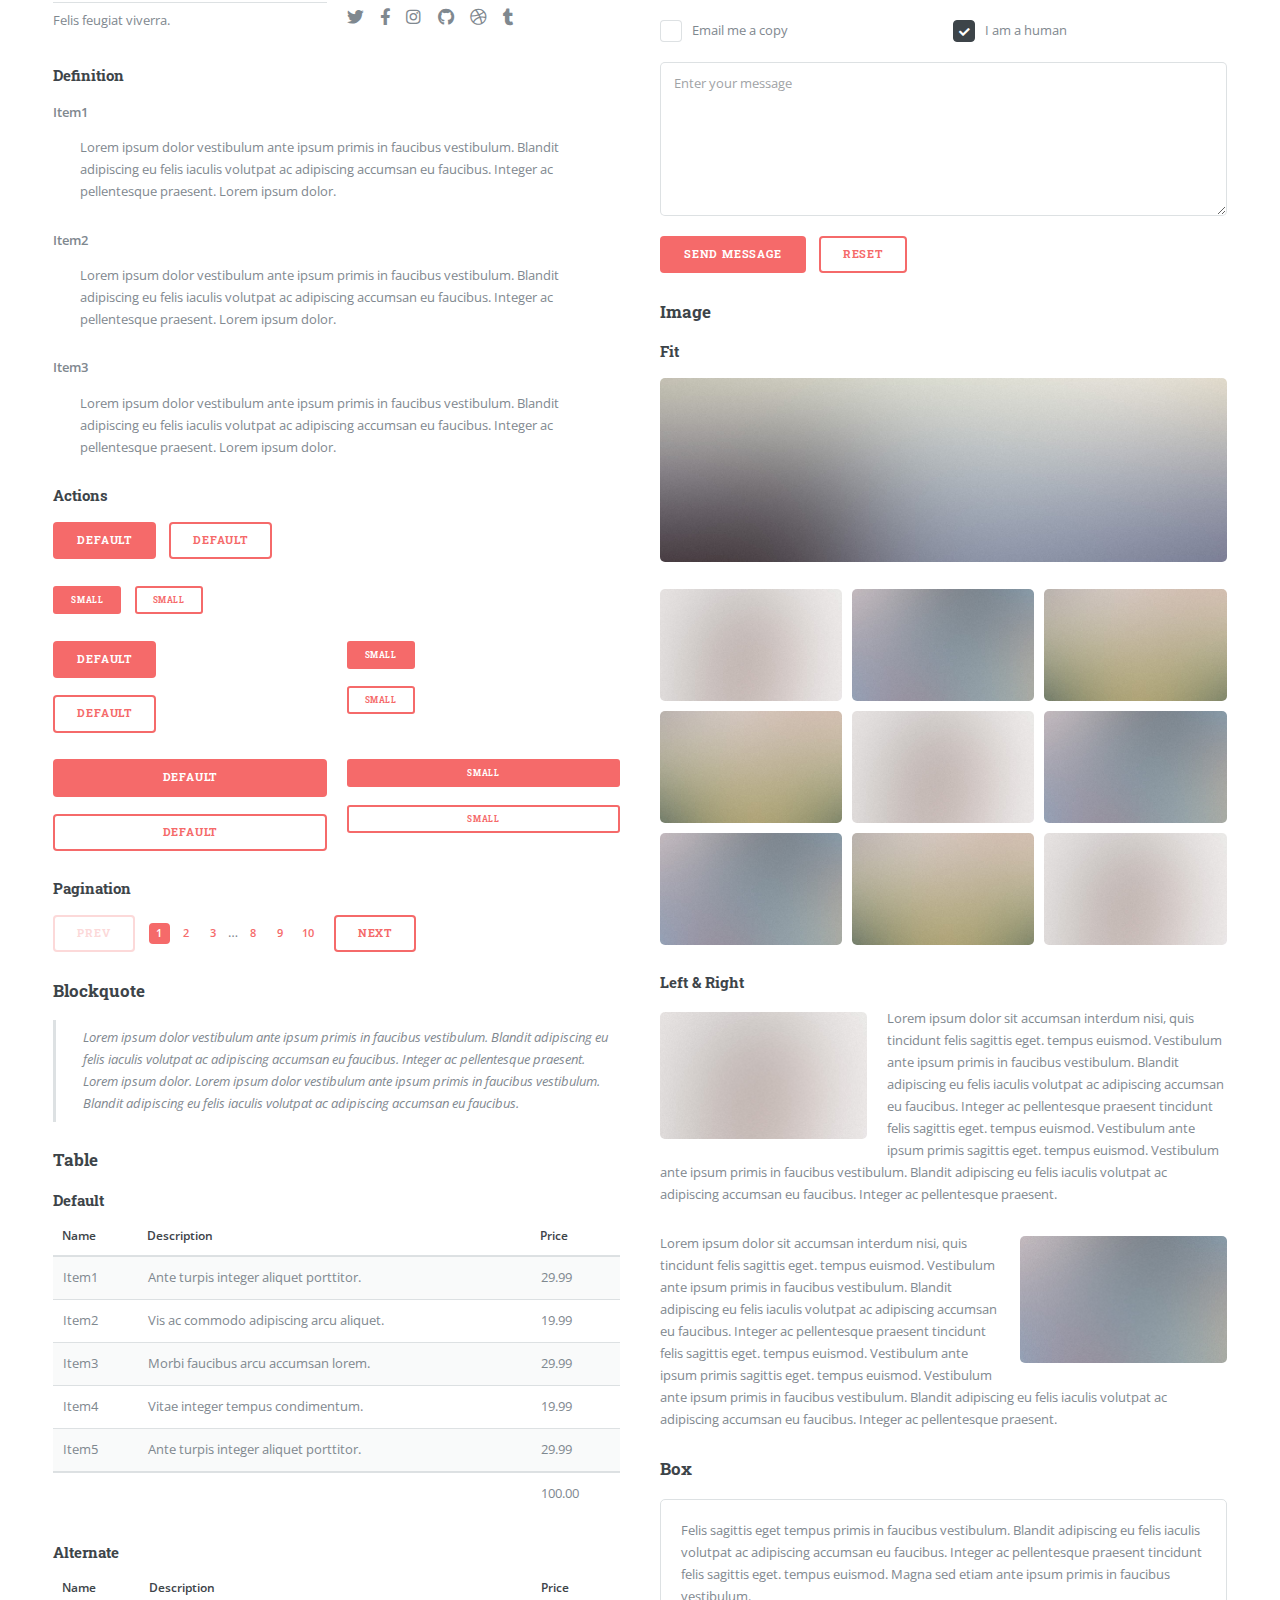
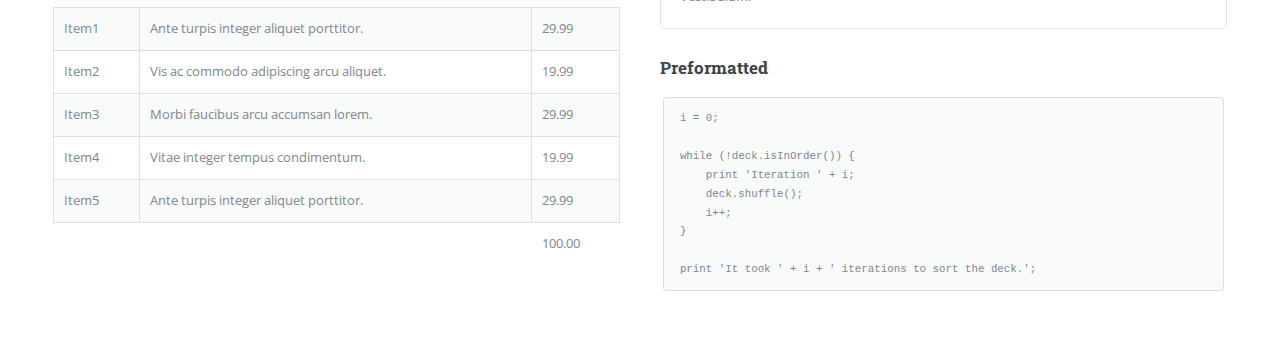
<file: elements.html>
<!DOCTYPE HTML>
<!--
	Editorial by HTML5 UP
	html5up.net | @ajlkn
	Free for personal and commercial use under the CCA 3.0 license (html5up.net/license)
-->
<html>
	<head>
		<title>Elements - Editorial by HTML5 UP</title>
		<meta charset="utf-8" />
		<meta name="viewport" content="width=device-width, initial-scale=1, user-scalable=no" />
		<link rel="stylesheet" href="assets/css/main.css" />
	</head>
	<body class="is-preload">

		<!-- Wrapper -->
			<div id="wrapper">

				<!-- Main -->
					<div id="main">
						<div class="inner">

							<!-- Header -->
								<header id="header">
									<a href="index.html" class="logo"><strong>Editorial</strong> by HTML5 UP</a>
									<ul class="icons">
										<li><a href="#" class="icon brands fa-twitter"><span class="label">Twitter</span></a></li>
										<li><a href="#" class="icon brands fa-facebook-f"><span class="label">Facebook</span></a></li>
										<li><a href="#" class="icon brands fa-snapchat-ghost"><span class="label">Snapchat</span></a></li>
										<li><a href="#" class="icon brands fa-instagram"><span class="label">Instagram</span></a></li>
										<li><a href="#" class="icon brands fa-medium-m"><span class="label">Medium</span></a></li>
									</ul>
								</header>

							<!-- Content -->
								<section>
									<header class="main">
										<h1>Elements</h1>
									</header>

									<!-- Content -->
										<h2 id="content">Sample Content</h2>
										<p>Praesent ac adipiscing ullamcorper semper ut amet ac risus. Lorem sapien ut odio odio nunc. Ac adipiscing nibh porttitor erat risus justo adipiscing adipiscing amet placerat accumsan. Vis. Faucibus odio magna tempus adipiscing a non. In mi primis arcu ut non accumsan vivamus ac blandit adipiscing adipiscing arcu metus praesent turpis eu ac lacinia nunc ac commodo gravida adipiscing eget accumsan ac nunc adipiscing adipiscing lorem ipsum dolor sit amet nullam veroeros adipiscing.</p>
										<div class="row">
											<div class="col-6 col-12-small">
												<h3>Sem turpis amet semper</h3>
												<p>Nunc lacinia ante nunc ac lobortis. Interdum adipiscing gravida odio porttitor sem non mi integer non faucibus ornare mi ut ante amet placerat aliquet. Volutpat commodo eu sed ante lacinia. Sapien a lorem in integer ornare praesent commodo adipiscing arcu in massa commodo lorem accumsan at odio massa ac ac. Semper adipiscing varius montes viverra nibh in adipiscing blandit tempus accumsan.</p>
											</div>
											<div class="col-6 col-12-small">
												<h3>Magna odio tempus commodo</h3>
												<p>In arcu accumsan arcu adipiscing accumsan orci ac. Felis id enim aliquet. Accumsan ac integer lobortis commodo ornare aliquet accumsan erat tempus amet porttitor. Ante commodo blandit adipiscing integer semper orci eget. Faucibus commodo adipiscing mi eu nullam accumsan morbi arcu ornare odio mi adipiscing nascetur lacus ac interdum morbi accumsan vis mi accumsan.</p>
											</div>
											<!-- Break -->
											<div class="col-4 col-12-medium">
												<h3>Interdum sapien gravida</h3>
												<p>Nunc lacinia ante nunc ac lobortis. Interdum adipiscing gravida odio porttitor sem non mi integer non faucibus ornare mi ut ante amet placerat aliquet. Volutpat eu sed ante lacinia sapien lorem accumsan varius montes viverra nibh in adipiscing blandit.</p>
											</div>
											<div class="col-4 col-12-medium">
												<h3>Faucibus consequat lorem</h3>
												<p>Nunc lacinia ante nunc ac lobortis. Interdum adipiscing gravida odio porttitor sem non mi integer non faucibus ornare mi ut ante amet placerat aliquet. Volutpat eu sed ante lacinia sapien lorem accumsan varius montes viverra nibh in adipiscing blandit.</p>
											</div>
											<div class="col-4 col-12-medium">
												<h3>Accumsan montes viverra</h3>
												<p>Nunc lacinia ante nunc ac lobortis. Interdum adipiscing gravida odio porttitor sem non mi integer non faucibus ornare mi ut ante amet placerat aliquet. Volutpat eu sed ante lacinia sapien lorem accumsan varius montes viverra nibh in adipiscing blandit.</p>
											</div>
										</div>

									<hr class="major" />

									<!-- Elements -->
										<h2 id="elements">Elements</h2>
										<div class="row gtr-200">
											<div class="col-6 col-12-medium">

												<!-- Text stuff -->
													<h3>Text</h3>
													<p>This is <b>bold</b> and this is <strong>strong</strong>. This is <i>italic</i> and this is <em>emphasized</em>.
													This is <sup>superscript</sup> text and this is <sub>subscript</sub> text.
													This is <u>underlined</u> and this is code: <code>for (;;) { ... }</code>.
													Finally, this is a <a href="#">link</a>.</p>
													<hr />
													<h2>Heading Level 2</h2>
													<h3>Heading Level 3</h3>
													<h4>Heading Level 4</h4>
													<hr />
													<p>Nunc lacinia ante nunc ac lobortis. Interdum adipiscing gravida odio porttitor sem non mi integer non faucibus ornare mi ut ante amet placerat aliquet. Volutpat eu sed ante lacinia sapien lorem accumsan varius montes viverra nibh in adipiscing blandit tempus accumsan.</p>

												<!-- Lists -->
													<h3>Lists</h3>
													<div class="row">
														<div class="col-6 col-12-small">

															<h4>Unordered</h4>
															<ul>
																<li>Dolor etiam magna etiam.</li>
																<li>Sagittis lorem eleifend.</li>
																<li>Felis dolore viverra.</li>
															</ul>

															<h4>Alternate</h4>
															<ul class="alt">
																<li>Dolor etiam magna etiam.</li>
																<li>Sagittis lorem eleifend.</li>
																<li>Felis feugiat viverra.</li>
															</ul>

														</div>
														<div class="col-6 col-12-small">

															<h4>Ordered</h4>
															<ol>
																<li>Dolor etiam magna etiam.</li>
																<li>Etiam vel lorem sed viverra.</li>
																<li>Felis dolore viverra.</li>
																<li>Dolor etiam magna etiam.</li>
																<li>Etiam vel lorem sed viverra.</li>
																<li>Felis dolore viverra.</li>
															</ol>

															<h4>Icons</h4>
															<ul class="icons">
																<li><a href="#" class="icon brands fa-twitter"><span class="label">Twitter</span></a></li>
																<li><a href="#" class="icon brands fa-facebook-f"><span class="label">Facebook</span></a></li>
																<li><a href="#" class="icon brands fa-instagram"><span class="label">Instagram</span></a></li>
																<li><a href="#" class="icon brands fa-github"><span class="label">Github</span></a></li>
																<li><a href="#" class="icon brands fa-dribbble"><span class="label">Dribbble</span></a></li>
																<li><a href="#" class="icon brands fa-tumblr"><span class="label">Tumblr</span></a></li>
															</ul>

														</div>
													</div>
													<h4>Definition</h4>
													<dl>
														<dt>Item1</dt>
														<dd>
															<p>Lorem ipsum dolor vestibulum ante ipsum primis in faucibus vestibulum. Blandit adipiscing eu felis iaculis volutpat ac adipiscing accumsan eu faucibus. Integer ac pellentesque praesent. Lorem ipsum dolor.</p>
														</dd>
														<dt>Item2</dt>
														<dd>
															<p>Lorem ipsum dolor vestibulum ante ipsum primis in faucibus vestibulum. Blandit adipiscing eu felis iaculis volutpat ac adipiscing accumsan eu faucibus. Integer ac pellentesque praesent. Lorem ipsum dolor.</p>
														</dd>
														<dt>Item3</dt>
														<dd>
															<p>Lorem ipsum dolor vestibulum ante ipsum primis in faucibus vestibulum. Blandit adipiscing eu felis iaculis volutpat ac adipiscing accumsan eu faucibus. Integer ac pellentesque praesent. Lorem ipsum dolor.</p>
														</dd>
													</dl>

													<h4>Actions</h4>
													<ul class="actions">
														<li><a href="#" class="button primary">Default</a></li>
														<li><a href="#" class="button">Default</a></li>
													</ul>
													<ul class="actions small">
														<li><a href="#" class="button primary small">Small</a></li>
														<li><a href="#" class="button small">Small</a></li>
													</ul>
													<div class="row">
														<div class="col-6 col-12-small">
															<ul class="actions stacked">
																<li><a href="#" class="button primary">Default</a></li>
																<li><a href="#" class="button">Default</a></li>
															</ul>
														</div>
														<div class="col-6 col-12-small">
															<ul class="actions stacked">
																<li><a href="#" class="button primary small">Small</a></li>
																<li><a href="#" class="button small">Small</a></li>
															</ul>
														</div>
														<div class="col-6 col-12-small">
															<ul class="actions stacked">
																<li><a href="#" class="button primary fit">Default</a></li>
																<li><a href="#" class="button fit">Default</a></li>
															</ul>
														</div>
														<div class="col-6 col-12-small">
															<ul class="actions stacked">
																<li><a href="#" class="button primary small fit">Small</a></li>
																<li><a href="#" class="button small fit">Small</a></li>
															</ul>
														</div>
													</div>

													<h4>Pagination</h4>
													<ul class="pagination">
														<li><span class="button disabled">Prev</span></li>
														<li><a href="#" class="page active">1</a></li>
														<li><a href="#" class="page">2</a></li>
														<li><a href="#" class="page">3</a></li>
														<li><span>&hellip;</span></li>
														<li><a href="#" class="page">8</a></li>
														<li><a href="#" class="page">9</a></li>
														<li><a href="#" class="page">10</a></li>
														<li><a href="#" class="button">Next</a></li>
													</ul>

												<!-- Blockquote -->
													<h3>Blockquote</h3>
													<blockquote>Lorem ipsum dolor vestibulum ante ipsum primis in faucibus vestibulum. Blandit adipiscing eu felis iaculis volutpat ac adipiscing accumsan eu faucibus. Integer ac pellentesque praesent. Lorem ipsum dolor. Lorem ipsum dolor vestibulum ante ipsum primis in faucibus vestibulum. Blandit adipiscing eu felis iaculis volutpat ac adipiscing accumsan eu faucibus.</blockquote>

												<!-- Table -->
													<h3>Table</h3>

													<h4>Default</h4>
													<div class="table-wrapper">
														<table>
															<thead>
																<tr>
																	<th>Name</th>
																	<th>Description</th>
																	<th>Price</th>
																</tr>
															</thead>
															<tbody>
																<tr>
																	<td>Item1</td>
																	<td>Ante turpis integer aliquet porttitor.</td>
																	<td>29.99</td>
																</tr>
																<tr>
																	<td>Item2</td>
																	<td>Vis ac commodo adipiscing arcu aliquet.</td>
																	<td>19.99</td>
																</tr>
																<tr>
																	<td>Item3</td>
																	<td> Morbi faucibus arcu accumsan lorem.</td>
																	<td>29.99</td>
																</tr>
																<tr>
																	<td>Item4</td>
																	<td>Vitae integer tempus condimentum.</td>
																	<td>19.99</td>
																</tr>
																<tr>
																	<td>Item5</td>
																	<td>Ante turpis integer aliquet porttitor.</td>
																	<td>29.99</td>
																</tr>
															</tbody>
															<tfoot>
																<tr>
																	<td colspan="2"></td>
																	<td>100.00</td>
																</tr>
															</tfoot>
														</table>
													</div>

													<h4>Alternate</h4>
													<div class="table-wrapper">
														<table class="alt">
															<thead>
																<tr>
																	<th>Name</th>
																	<th>Description</th>
																	<th>Price</th>
																</tr>
															</thead>
															<tbody>
																<tr>
																	<td>Item1</td>
																	<td>Ante turpis integer aliquet porttitor.</td>
																	<td>29.99</td>
																</tr>
																<tr>
																	<td>Item2</td>
																	<td>Vis ac commodo adipiscing arcu aliquet.</td>
																	<td>19.99</td>
																</tr>
																<tr>
																	<td>Item3</td>
																	<td> Morbi faucibus arcu accumsan lorem.</td>
																	<td>29.99</td>
																</tr>
																<tr>
																	<td>Item4</td>
																	<td>Vitae integer tempus condimentum.</td>
																	<td>19.99</td>
																</tr>
																<tr>
																	<td>Item5</td>
																	<td>Ante turpis integer aliquet porttitor.</td>
																	<td>29.99</td>
																</tr>
															</tbody>
															<tfoot>
																<tr>
																	<td colspan="2"></td>
																	<td>100.00</td>
																</tr>
															</tfoot>
														</table>
													</div>

											</div>
											<div class="col-6 col-12-medium">

												<!-- Buttons -->
													<h3>Buttons</h3>
													<ul class="actions">
														<li><a href="#" class="button primary">Primary</a></li>
														<li><a href="#" class="button">Default</a></li>
													</ul>
													<ul class="actions">
														<li><a href="#" class="button large">Large</a></li>
														<li><a href="#" class="button">Default</a></li>
														<li><a href="#" class="button small">Small</a></li>
													</ul>
													<ul class="actions">
														<li><a href="#" class="button primary large">Large</a></li>
														<li><a href="#" class="button primary">Default</a></li>
														<li><a href="#" class="button primary small">Small</a></li>
													</ul>
													<ul class="actions fit">
														<li><a href="#" class="button primary fit">Fit</a></li>
														<li><a href="#" class="button fit">Fit</a></li>
													</ul>
													<ul class="actions fit small">
														<li><a href="#" class="button primary fit small">Fit + Small</a></li>
														<li><a href="#" class="button fit small">Fit + Small</a></li>
													</ul>
													<ul class="actions">
														<li><a href="#" class="button primary icon solid fa-search">Icon</a></li>
														<li><a href="#" class="button icon solid fa-download">Icon</a></li>
													</ul>
													<ul class="actions">
														<li><span class="button primary disabled">Primary</span></li>
														<li><span class="button disabled">Default</span></li>
													</ul>

												<!-- Form -->
													<h3>Form</h3>

													<form method="post" action="#">
														<div class="row gtr-uniform">
															<div class="col-6 col-12-xsmall">
																<input type="text" name="demo-name" id="demo-name" value="" placeholder="Name" />
															</div>
															<div class="col-6 col-12-xsmall">
																<input type="email" name="demo-email" id="demo-email" value="" placeholder="Email" />
															</div>
															<!-- Break -->
															<div class="col-12">
																<select name="demo-category" id="demo-category">
																	<option value="">- Category -</option>
																	<option value="1">Manufacturing</option>
																	<option value="1">Shipping</option>
																	<option value="1">Administration</option>
																	<option value="1">Human Resources</option>
																</select>
															</div>
															<!-- Break -->
															<div class="col-4 col-12-small">
																<input type="radio" id="demo-priority-low" name="demo-priority" checked>
																<label for="demo-priority-low">Low</label>
															</div>
															<div class="col-4 col-12-small">
																<input type="radio" id="demo-priority-normal" name="demo-priority">
																<label for="demo-priority-normal">Normal</label>
															</div>
															<div class="col-4 col-12-small">
																<input type="radio" id="demo-priority-high" name="demo-priority">
																<label for="demo-priority-high">High</label>
															</div>
															<!-- Break -->
															<div class="col-6 col-12-small">
																<input type="checkbox" id="demo-copy" name="demo-copy">
																<label for="demo-copy">Email me a copy</label>
															</div>
															<div class="col-6 col-12-small">
																<input type="checkbox" id="demo-human" name="demo-human" checked>
																<label for="demo-human">I am a human</label>
															</div>
															<!-- Break -->
															<div class="col-12">
																<textarea name="demo-message" id="demo-message" placeholder="Enter your message" rows="6"></textarea>
															</div>
															<!-- Break -->
															<div class="col-12">
																<ul class="actions">
																	<li><input type="submit" value="Send Message" class="primary" /></li>
																	<li><input type="reset" value="Reset" /></li>
																</ul>
															</div>
														</div>
													</form>

												<!-- Image -->
													<h3>Image</h3>

													<h4>Fit</h4>
													<span class="image fit"><img src="images/pic11.jpg" alt="" /></span>
													<div class="box alt">
														<div class="row gtr-50 gtr-uniform">
															<div class="col-4"><span class="image fit"><img src="images/pic01.jpg" alt="" /></span></div>
															<div class="col-4"><span class="image fit"><img src="images/pic02.jpg" alt="" /></span></div>
															<div class="col-4"><span class="image fit"><img src="images/pic03.jpg" alt="" /></span></div>
															<!-- Break -->
															<div class="col-4"><span class="image fit"><img src="images/pic03.jpg" alt="" /></span></div>
															<div class="col-4"><span class="image fit"><img src="images/pic01.jpg" alt="" /></span></div>
															<div class="col-4"><span class="image fit"><img src="images/pic02.jpg" alt="" /></span></div>
															<!-- Break -->
															<div class="col-4"><span class="image fit"><img src="images/pic02.jpg" alt="" /></span></div>
															<div class="col-4"><span class="image fit"><img src="images/pic03.jpg" alt="" /></span></div>
															<div class="col-4"><span class="image fit"><img src="images/pic01.jpg" alt="" /></span></div>
														</div>
													</div>

													<h4>Left &amp; Right</h4>
													<p><span class="image left"><img src="images/pic01.jpg" alt="" /></span>Lorem ipsum dolor sit accumsan interdum nisi, quis tincidunt felis sagittis eget. tempus euismod. Vestibulum ante ipsum primis in faucibus vestibulum. Blandit adipiscing eu felis iaculis volutpat ac adipiscing accumsan eu faucibus. Integer ac pellentesque praesent tincidunt felis sagittis eget. tempus euismod. Vestibulum ante ipsum primis sagittis eget. tempus euismod. Vestibulum ante ipsum primis in faucibus vestibulum. Blandit adipiscing eu felis iaculis volutpat ac adipiscing accumsan eu faucibus. Integer ac pellentesque praesent.</p>
													<p><span class="image right"><img src="images/pic02.jpg" alt="" /></span>Lorem ipsum dolor sit accumsan interdum nisi, quis tincidunt felis sagittis eget. tempus euismod. Vestibulum ante ipsum primis in faucibus vestibulum. Blandit adipiscing eu felis iaculis volutpat ac adipiscing accumsan eu faucibus. Integer ac pellentesque praesent tincidunt felis sagittis eget. tempus euismod. Vestibulum ante ipsum primis sagittis eget. tempus euismod. Vestibulum ante ipsum primis in faucibus vestibulum. Blandit adipiscing eu felis iaculis volutpat ac adipiscing accumsan eu faucibus. Integer ac pellentesque praesent.</p>

												<!-- Box -->
													<h3>Box</h3>
													<div class="box">
														<p>Felis sagittis eget tempus primis in faucibus vestibulum. Blandit adipiscing eu felis iaculis volutpat ac adipiscing accumsan eu faucibus. Integer ac pellentesque praesent tincidunt felis sagittis eget. tempus euismod. Magna sed etiam ante ipsum primis in faucibus vestibulum.</p>
													</div>

												<!-- Preformatted Code -->
													<h3>Preformatted</h3>
													<pre><code>i = 0;

while (!deck.isInOrder()) {
    print 'Iteration ' + i;
    deck.shuffle();
    i++;
}

print 'It took ' + i + ' iterations to sort the deck.';
</code></pre>

											</div>
										</div>

								</section>

						</div>
					</div>

				<!-- Sidebar -->
					<div id="sidebar">
						<div class="inner">

							<!-- Search -->
								<section id="search" class="alt">
									<form method="post" action="#">
										<input type="text" name="query" id="query" placeholder="Search" />
									</form>
								</section>

							<!-- Menu -->
								<nav id="menu">
									<header class="major">
										<h2>Menu</h2>
									</header>
									<ul>
										<li><a href="index.html">Homepage</a></li>
										<li><a href="generic.html">Generic</a></li>
										<li><a href="elements.html">Elements</a></li>
										<li>
											<span class="opener">Submenu</span>
											<ul>
												<li><a href="#">Lorem Dolor</a></li>
												<li><a href="#">Ipsum Adipiscing</a></li>
												<li><a href="#">Tempus Magna</a></li>
												<li><a href="#">Feugiat Veroeros</a></li>
											</ul>
										</li>
										<li><a href="#">Etiam Dolore</a></li>
										<li><a href="#">Adipiscing</a></li>
										<li>
											<span class="opener">Another Submenu</span>
											<ul>
												<li><a href="#">Lorem Dolor</a></li>
												<li><a href="#">Ipsum Adipiscing</a></li>
												<li><a href="#">Tempus Magna</a></li>
												<li><a href="#">Feugiat Veroeros</a></li>
											</ul>
										</li>
										<li><a href="#">Maximus Erat</a></li>
										<li><a href="#">Sapien Mauris</a></li>
										<li><a href="#">Amet Lacinia</a></li>
									</ul>
								</nav>

							<!-- Section -->
								<section>
									<header class="major">
										<h2>Ante interdum</h2>
									</header>
									<div class="mini-posts">
										<article>
											<a href="#" class="image"><img src="images/pic07.jpg" alt="" /></a>
											<p>Aenean ornare velit lacus, ac varius enim lorem ullamcorper dolore aliquam.</p>
										</article>
										<article>
											<a href="#" class="image"><img src="images/pic08.jpg" alt="" /></a>
											<p>Aenean ornare velit lacus, ac varius enim lorem ullamcorper dolore aliquam.</p>
										</article>
										<article>
											<a href="#" class="image"><img src="images/pic09.jpg" alt="" /></a>
											<p>Aenean ornare velit lacus, ac varius enim lorem ullamcorper dolore aliquam.</p>
										</article>
									</div>
									<ul class="actions">
										<li><a href="#" class="button">More</a></li>
									</ul>
								</section>

							<!-- Section -->
								<section>
									<header class="major">
										<h2>Get in touch</h2>
									</header>
									<p>Sed varius enim lorem ullamcorper dolore aliquam aenean ornare velit lacus, ac varius enim lorem ullamcorper dolore. Proin sed aliquam facilisis ante interdum. Sed nulla amet lorem feugiat tempus aliquam.</p>
									<ul class="contact">
										<li class="icon solid fa-envelope"><a href="#">information@untitled.tld</a></li>
										<li class="icon solid fa-phone">(000) 000-0000</li>
										<li class="icon solid fa-home">1234 Somewhere Road #8254<br />
										Nashville, TN 00000-0000</li>
									</ul>
								</section>

							<!-- Footer -->
								<footer id="footer">
									<p class="copyright">&copy; Untitled. All rights reserved. Demo Images: <a href="https://unsplash.com">Unsplash</a>. Design: <a href="https://html5up.net">HTML5 UP</a>.</p>
								</footer>

						</div>
					</div>

			</div>

		<!-- Scripts -->
			<script src="assets/js/jquery.min.js"></script>
			<script src="assets/js/browser.min.js"></script>
			<script src="assets/js/breakpoints.min.js"></script>
			<script src="assets/js/util.js"></script>
			<script src="assets/js/main.js"></script>

	</body>
</html>
</file>
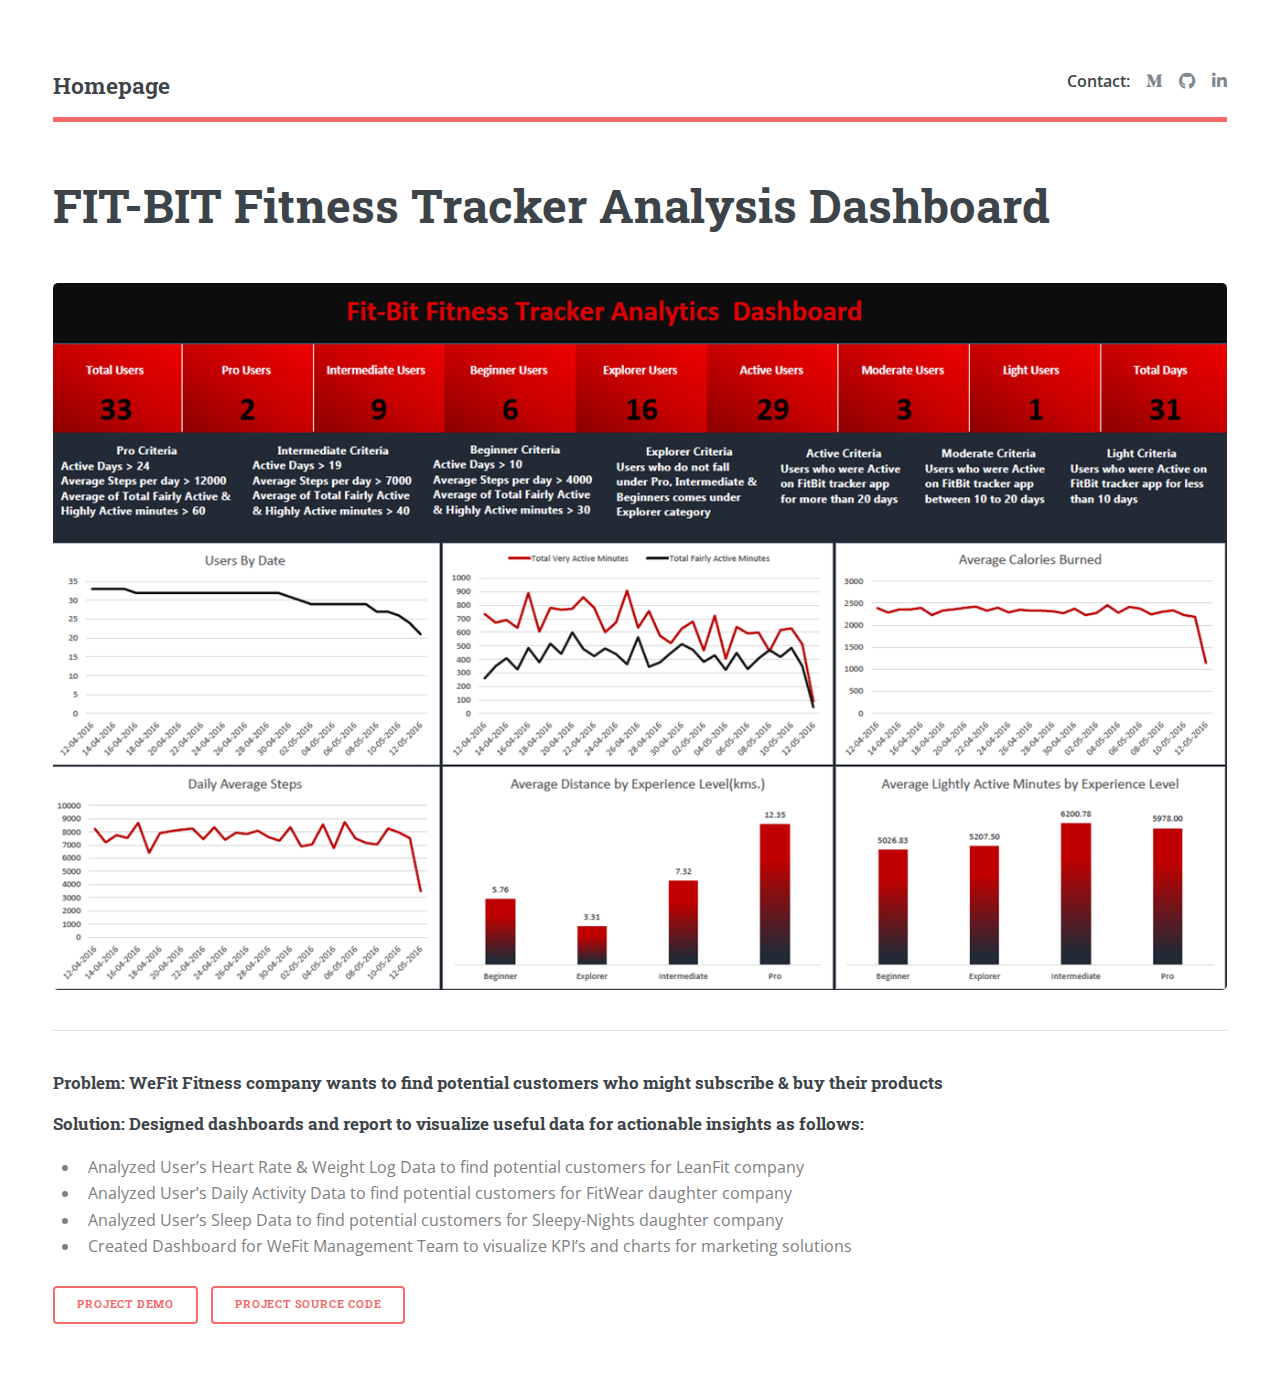
<file: fitbit_project_1.html>
<!DOCTYPE HTML>
<!--
	Editorial by HTML5 UP
	html5up.net | @ajlkn
	Free for personal and commercial use under the CCA 3.0 license (html5up.net/license)
-->
<html>
	<head>
		<title>Project Details & Demo</title>
		<meta charset="utf-8" />
		<meta name="viewport" content="width=device-width, initial-scale=1, user-scalable=no" />
		<link rel="stylesheet" href="assets/css/main.css" />
	</head>
	<body class="is-preload">

		<!-- Wrapper -->
			<div id="wrapper">

				<!-- Main -->
					<div id="main">
						<div class="inner">

							<!-- Header -->
							<header id="header">
								<a href="index.html" class="logo"><strong style="font-size:1.5em">Homepage</strong></a>
								<ul class="icons">
									<li><strong style="font-size:1.2em">Contact:</strong></li>
									<li><a href="mailto://vibhore48@gmail.com" class="icon brands fa-medium-m" target="_blank" rel="noopener noreferrer"><span class="label">Email</span></a></li>
									<li><a href="https://github.com/vibhore48" class="icon brands fa-github" target="_blank" rel="noopener noreferrer"><span class="label">GitHub</span></a></li>
									<li><a href="https://www.linkedin.com/in/vibhoreaggarwal/" class="icon brands fa-linkedin-in" target="_blank" rel="noopener noreferrer"><span class="label">LinkedIn</span></a></li>
								</ul>
							</header>

							<!-- Content -->
								<section>
									<header class="main">
										<h1>FIT-BIT Fitness Tracker Analysis Dashboard</h1>
									</header>

									<span class="image main"><img src="images/Fitbit_project_1.png" alt="" /></span>

<!-- 									<p>Donec eget ex magna. Interdum et malesuada fames ac ante ipsum primis in faucibus. Pellentesque venenatis dolor imperdiet dolor mattis sagittis. Praesent rutrum sem diam, vitae egestas enim auctor sit amet. Pellentesque leo mauris, consectetur id ipsum sit amet, fergiat. Pellentesque in mi eu massa lacinia malesuada et a elit. Donec urna ex, lacinia in purus ac, pretium pulvinar mauris. Curabitur sapien risus, commodo eget turpis at, elementum convallis elit. Pellentesque enim turpis, hendrerit.</p>
									<p>Lorem ipsum dolor sit amet, consectetur adipiscing elit. Duis dapibus rutrum facilisis. Class aptent taciti sociosqu ad litora torquent per conubia nostra, per inceptos himenaeos. Etiam tristique libero eu nibh porttitor fermentum. Nullam venenatis erat id vehicula viverra. Nunc ultrices eros ut ultricies condimentum. Mauris risus lacus, blandit sit amet venenatis non, bibendum vitae dolor. Nunc lorem mauris, fringilla in aliquam at, euismod in lectus. Pellentesque habitant morbi tristique senectus et netus et malesuada fames ac turpis egestas. In non lorem sit amet elit placerat maximus. Pellentesque aliquam maximus risus, vel sed vehicula.</p>
									<p>Interdum et malesuada fames ac ante ipsum primis in faucibus. Pellentesque venenatis dolor imperdiet dolor mattis sagittis. Praesent rutrum sem diam, vitae egestas enim auctor sit amet. Pellentesque leo mauris, consectetur id ipsum sit amet, fersapien risus, commodo eget turpis at, elementum convallis elit. Pellentesque enim turpis, hendrerit tristique lorem ipsum dolor.</p>
 -->
									<hr class="major" />
									<h3>Problem: WeFit Fitness company wants to find potential customers who might subscribe & buy their products</h3>
									<h3>Solution: Designed dashboards and report to visualize useful data for actionable insights as follows:</h3>
									<ul>
										<ul>
											<li style="font-size:larger;color:grey">Analyzed User’s Heart Rate & Weight Log Data to find potential customers for LeanFit company</li>
											<li style="font-size:larger;color:grey">Analyzed User’s Daily Activity Data to find potential customers for FitWear daughter company</li>
											<li style="font-size:larger;color:grey">Analyzed User’s Sleep Data to find potential customers for Sleepy-Nights daughter company</li>
											<li style="font-size:larger;color:grey">Created Dashboard for WeFit Management Team to visualize KPI’s and charts for marketing solutions</li>
									
										</ul>
									</ul>	
									<ul class="actions">
										<li><a href="https://project.novypro.com/3v3CEi" target="_blank" rel="noopener noreferrer" class="button">Project Demo</a></li>
										<li><a href="https://github.com/vibhore48/FIT-BIT-Fitness-Tracker-Analysis-Dashboard" target="_blank" rel="noopener noreferrer" class="button">Project Source Code</a></li>
									</ul>
<!-- 									<hr class="major" />

									<h2>Magna etiam veroeros</h2>
									<p>Lorem ipsum dolor sit amet, consectetur adipiscing elit. Duis dapibus rutrum facilisis. Class aptent taciti sociosqu ad litora torquent per conubia nostra, per inceptos himenaeos. Etiam tristique libero eu nibh porttitor fermentum. Nullam venenatis erat id vehicula viverra. Nunc ultrices eros ut ultricies condimentum. Mauris risus lacus, blandit sit amet venenatis non, bibendum vitae dolor. Nunc lorem mauris, fringilla in aliquam at, euismod in lectus. Pellentesque habitant morbi tristique senectus et netus et malesuada fames ac turpis egestas. In non lorem sit amet elit placerat maximus. Pellentesque aliquam maximus risus, vel sed vehicula.</p>
									<p>Interdum et malesuada fames ac ante ipsum primis in faucibus. Pellentesque venenatis dolor imperdiet dolor mattis sagittis. Praesent rutrum sem diam, vitae egestas enim auctor sit amet. Pellentesque leo mauris, consectetur id ipsum sit amet, fersapien risus, commodo eget turpis at, elementum convallis elit. Pellentesque enim turpis, hendrerit tristique lorem ipsum dolor.</p>

									<hr class="major" />

									<h2>Lorem aliquam bibendum</h2>
									<p>Donec eget ex magna. Interdum et malesuada fames ac ante ipsum primis in faucibus. Pellentesque venenatis dolor imperdiet dolor mattis sagittis. Praesent rutrum sem diam, vitae egestas enim auctor sit amet. Pellentesque leo mauris, consectetur id ipsum sit amet, fergiat. Pellentesque in mi eu massa lacinia malesuada et a elit. Donec urna ex, lacinia in purus ac, pretium pulvinar mauris. Curabitur sapien risus, commodo eget turpis at, elementum convallis elit. Pellentesque enim turpis, hendrerit.</p>
									<p>Lorem ipsum dolor sit amet, consectetur adipiscing elit. Duis dapibus rutrum facilisis. Class aptent taciti sociosqu ad litora torquent per conubia nostra, per inceptos himenaeos. Etiam tristique libero eu nibh porttitor fermentum. Nullam venenatis erat id vehicula viverra. Nunc ultrices eros ut ultricies condimentum. Mauris risus lacus, blandit sit amet venenatis non, bibendum vitae dolor. Nunc lorem mauris, fringilla in aliquam at, euismod in lectus. Pellentesque habitant morbi tristique senectus et netus et malesuada fames ac turpis egestas. In non lorem sit amet elit placerat maximus. Pellentesque aliquam maximus risus, vel sed vehicula.</p>
 -->
								</section>

						</div>
					</div>

			</div>

		<!-- Scripts -->
			<script src="assets/js/jquery.min.js"></script>
			<script src="assets/js/browser.min.js"></script>
			<script src="assets/js/breakpoints.min.js"></script>
			<script src="assets/js/util.js"></script>
			<script src="assets/js/main.js"></script>

	</body>
</html>
</file>
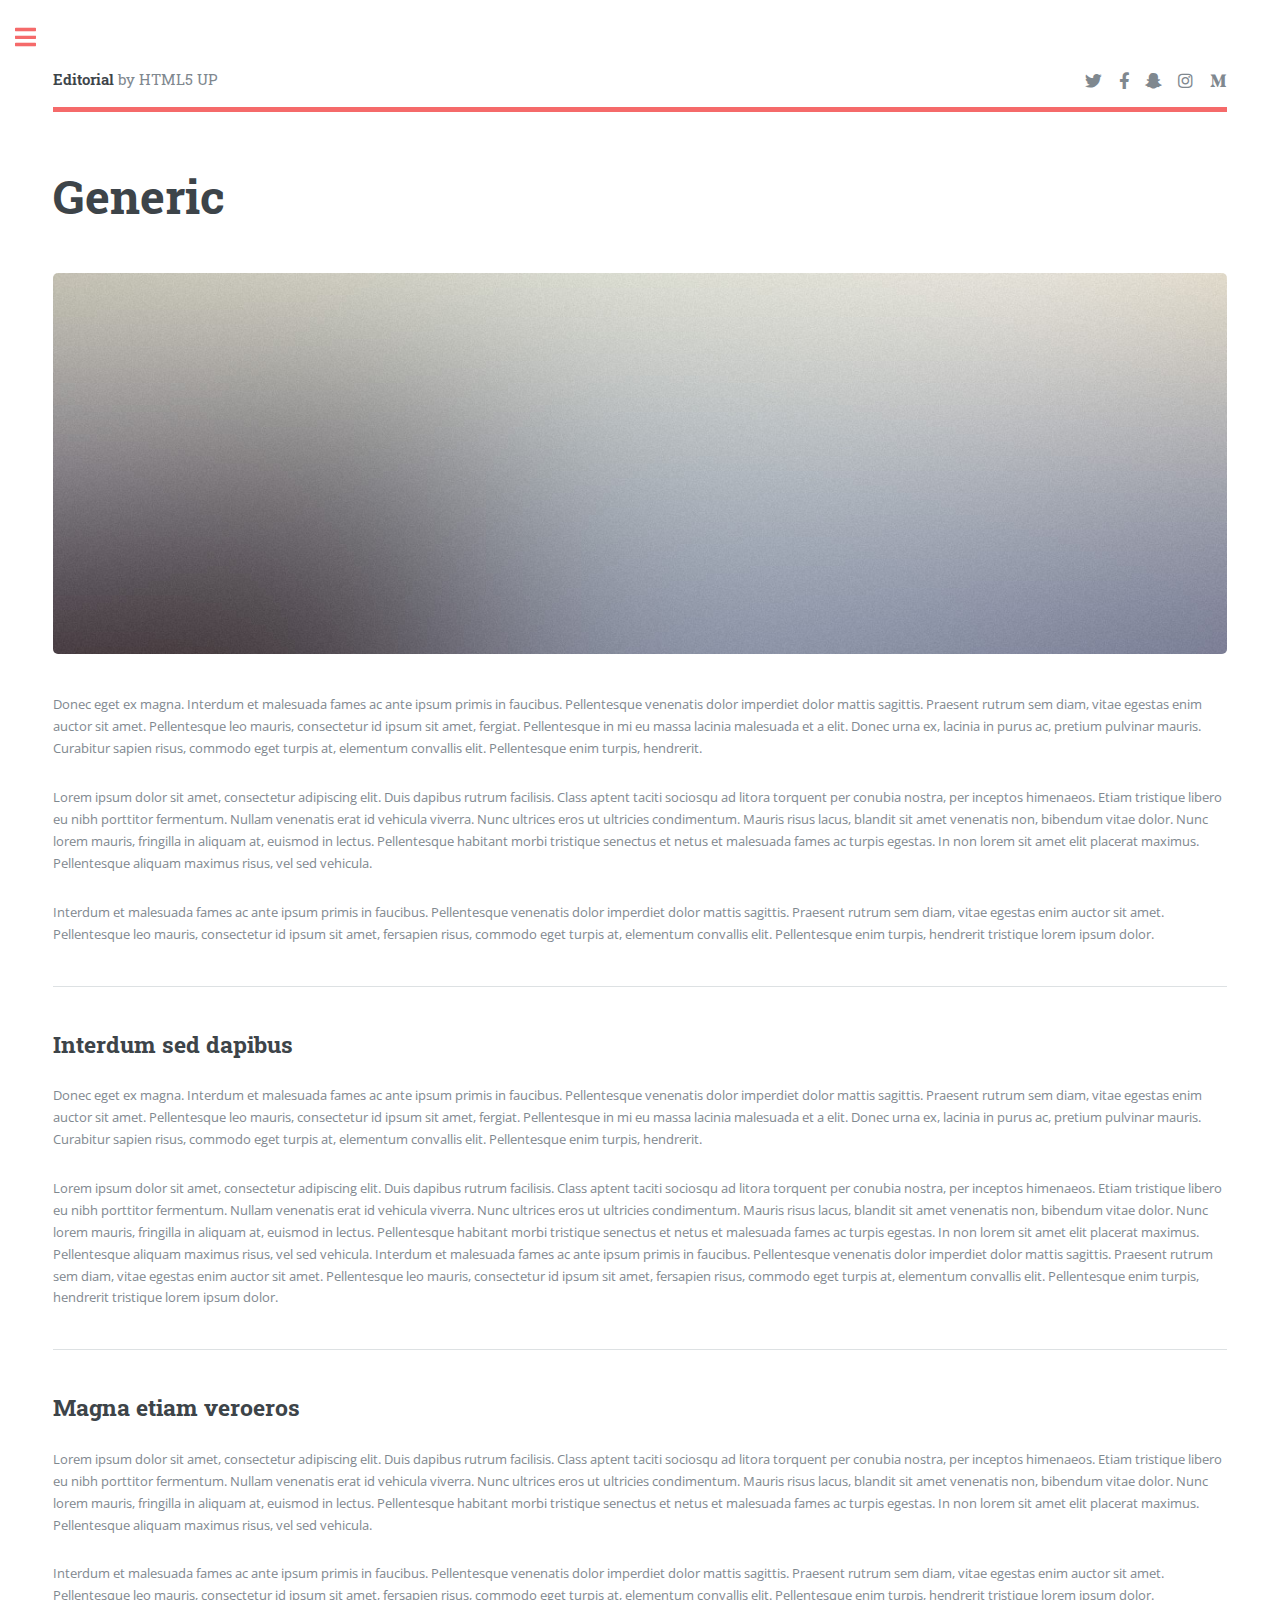
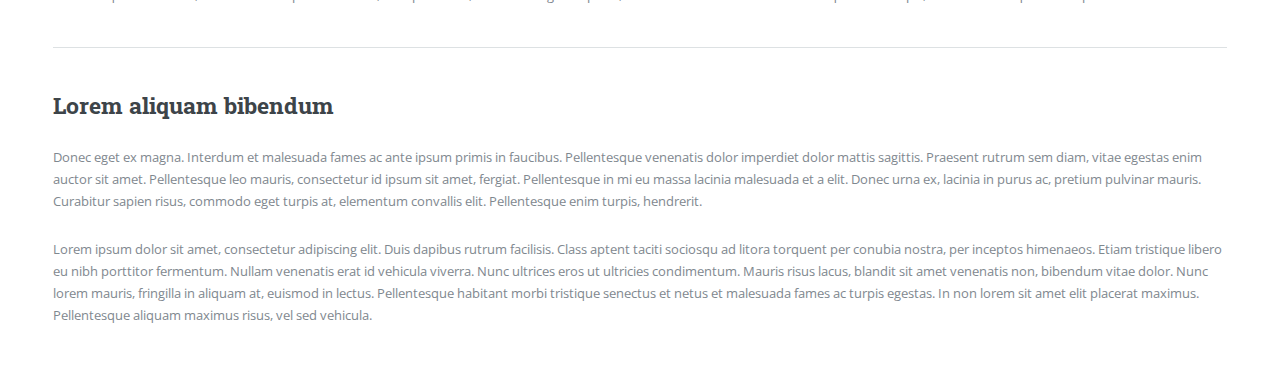
<file: generic.html>
<!DOCTYPE HTML>
<!--
	Editorial by HTML5 UP
	html5up.net | @ajlkn
	Free for personal and commercial use under the CCA 3.0 license (html5up.net/license)
-->
<html>
	<head>
		<title>Generic - Editorial by HTML5 UP</title>
		<meta charset="utf-8" />
		<meta name="viewport" content="width=device-width, initial-scale=1, user-scalable=no" />
		<link rel="stylesheet" href="assets/css/main.css" />
	</head>
	<body class="is-preload">

		<!-- Wrapper -->
			<div id="wrapper">

				<!-- Main -->
					<div id="main">
						<div class="inner">

							<!-- Header -->
								<header id="header">
									<a href="index.html" class="logo"><strong>Editorial</strong> by HTML5 UP</a>
									<ul class="icons">
										<li><a href="#" class="icon brands fa-twitter"><span class="label">Twitter</span></a></li>
										<li><a href="#" class="icon brands fa-facebook-f"><span class="label">Facebook</span></a></li>
										<li><a href="#" class="icon brands fa-snapchat-ghost"><span class="label">Snapchat</span></a></li>
										<li><a href="#" class="icon brands fa-instagram"><span class="label">Instagram</span></a></li>
										<li><a href="#" class="icon brands fa-medium-m"><span class="label">Medium</span></a></li>
									</ul>
								</header>

							<!-- Content -->
								<section>
									<header class="main">
										<h1>Generic</h1>
									</header>

									<span class="image main"><img src="images/pic11.jpg" alt="" /></span>

									<p>Donec eget ex magna. Interdum et malesuada fames ac ante ipsum primis in faucibus. Pellentesque venenatis dolor imperdiet dolor mattis sagittis. Praesent rutrum sem diam, vitae egestas enim auctor sit amet. Pellentesque leo mauris, consectetur id ipsum sit amet, fergiat. Pellentesque in mi eu massa lacinia malesuada et a elit. Donec urna ex, lacinia in purus ac, pretium pulvinar mauris. Curabitur sapien risus, commodo eget turpis at, elementum convallis elit. Pellentesque enim turpis, hendrerit.</p>
									<p>Lorem ipsum dolor sit amet, consectetur adipiscing elit. Duis dapibus rutrum facilisis. Class aptent taciti sociosqu ad litora torquent per conubia nostra, per inceptos himenaeos. Etiam tristique libero eu nibh porttitor fermentum. Nullam venenatis erat id vehicula viverra. Nunc ultrices eros ut ultricies condimentum. Mauris risus lacus, blandit sit amet venenatis non, bibendum vitae dolor. Nunc lorem mauris, fringilla in aliquam at, euismod in lectus. Pellentesque habitant morbi tristique senectus et netus et malesuada fames ac turpis egestas. In non lorem sit amet elit placerat maximus. Pellentesque aliquam maximus risus, vel sed vehicula.</p>
									<p>Interdum et malesuada fames ac ante ipsum primis in faucibus. Pellentesque venenatis dolor imperdiet dolor mattis sagittis. Praesent rutrum sem diam, vitae egestas enim auctor sit amet. Pellentesque leo mauris, consectetur id ipsum sit amet, fersapien risus, commodo eget turpis at, elementum convallis elit. Pellentesque enim turpis, hendrerit tristique lorem ipsum dolor.</p>

									<hr class="major" />

									<h2>Interdum sed dapibus</h2>
									<p>Donec eget ex magna. Interdum et malesuada fames ac ante ipsum primis in faucibus. Pellentesque venenatis dolor imperdiet dolor mattis sagittis. Praesent rutrum sem diam, vitae egestas enim auctor sit amet. Pellentesque leo mauris, consectetur id ipsum sit amet, fergiat. Pellentesque in mi eu massa lacinia malesuada et a elit. Donec urna ex, lacinia in purus ac, pretium pulvinar mauris. Curabitur sapien risus, commodo eget turpis at, elementum convallis elit. Pellentesque enim turpis, hendrerit.</p>
									<p>Lorem ipsum dolor sit amet, consectetur adipiscing elit. Duis dapibus rutrum facilisis. Class aptent taciti sociosqu ad litora torquent per conubia nostra, per inceptos himenaeos. Etiam tristique libero eu nibh porttitor fermentum. Nullam venenatis erat id vehicula viverra. Nunc ultrices eros ut ultricies condimentum. Mauris risus lacus, blandit sit amet venenatis non, bibendum vitae dolor. Nunc lorem mauris, fringilla in aliquam at, euismod in lectus. Pellentesque habitant morbi tristique senectus et netus et malesuada fames ac turpis egestas. In non lorem sit amet elit placerat maximus. Pellentesque aliquam maximus risus, vel sed vehicula. Interdum et malesuada fames ac ante ipsum primis in faucibus. Pellentesque venenatis dolor imperdiet dolor mattis sagittis. Praesent rutrum sem diam, vitae egestas enim auctor sit amet. Pellentesque leo mauris, consectetur id ipsum sit amet, fersapien risus, commodo eget turpis at, elementum convallis elit. Pellentesque enim turpis, hendrerit tristique lorem ipsum dolor.</p>

									<hr class="major" />

									<h2>Magna etiam veroeros</h2>
									<p>Lorem ipsum dolor sit amet, consectetur adipiscing elit. Duis dapibus rutrum facilisis. Class aptent taciti sociosqu ad litora torquent per conubia nostra, per inceptos himenaeos. Etiam tristique libero eu nibh porttitor fermentum. Nullam venenatis erat id vehicula viverra. Nunc ultrices eros ut ultricies condimentum. Mauris risus lacus, blandit sit amet venenatis non, bibendum vitae dolor. Nunc lorem mauris, fringilla in aliquam at, euismod in lectus. Pellentesque habitant morbi tristique senectus et netus et malesuada fames ac turpis egestas. In non lorem sit amet elit placerat maximus. Pellentesque aliquam maximus risus, vel sed vehicula.</p>
									<p>Interdum et malesuada fames ac ante ipsum primis in faucibus. Pellentesque venenatis dolor imperdiet dolor mattis sagittis. Praesent rutrum sem diam, vitae egestas enim auctor sit amet. Pellentesque leo mauris, consectetur id ipsum sit amet, fersapien risus, commodo eget turpis at, elementum convallis elit. Pellentesque enim turpis, hendrerit tristique lorem ipsum dolor.</p>

									<hr class="major" />

									<h2>Lorem aliquam bibendum</h2>
									<p>Donec eget ex magna. Interdum et malesuada fames ac ante ipsum primis in faucibus. Pellentesque venenatis dolor imperdiet dolor mattis sagittis. Praesent rutrum sem diam, vitae egestas enim auctor sit amet. Pellentesque leo mauris, consectetur id ipsum sit amet, fergiat. Pellentesque in mi eu massa lacinia malesuada et a elit. Donec urna ex, lacinia in purus ac, pretium pulvinar mauris. Curabitur sapien risus, commodo eget turpis at, elementum convallis elit. Pellentesque enim turpis, hendrerit.</p>
									<p>Lorem ipsum dolor sit amet, consectetur adipiscing elit. Duis dapibus rutrum facilisis. Class aptent taciti sociosqu ad litora torquent per conubia nostra, per inceptos himenaeos. Etiam tristique libero eu nibh porttitor fermentum. Nullam venenatis erat id vehicula viverra. Nunc ultrices eros ut ultricies condimentum. Mauris risus lacus, blandit sit amet venenatis non, bibendum vitae dolor. Nunc lorem mauris, fringilla in aliquam at, euismod in lectus. Pellentesque habitant morbi tristique senectus et netus et malesuada fames ac turpis egestas. In non lorem sit amet elit placerat maximus. Pellentesque aliquam maximus risus, vel sed vehicula.</p>

								</section>

						</div>
					</div>

				<!-- Sidebar -->
					<div id="sidebar">
						<div class="inner">

							<!-- Search -->
								<section id="search" class="alt">
									<form method="post" action="#">
										<input type="text" name="query" id="query" placeholder="Search" />
									</form>
								</section>

							<!-- Menu -->
								<nav id="menu">
									<header class="major">
										<h2>Menu</h2>
									</header>
									<ul>
										<li><a href="index.html">Homepage</a></li>
										<li><a href="generic.html">Generic</a></li>
										<li><a href="elements.html">Elements</a></li>
										<li>
											<span class="opener">Submenu</span>
											<ul>
												<li><a href="#">Lorem Dolor</a></li>
												<li><a href="#">Ipsum Adipiscing</a></li>
												<li><a href="#">Tempus Magna</a></li>
												<li><a href="#">Feugiat Veroeros</a></li>
											</ul>
										</li>
										<li><a href="#">Etiam Dolore</a></li>
										<li><a href="#">Adipiscing</a></li>
										<li>
											<span class="opener">Another Submenu</span>
											<ul>
												<li><a href="#">Lorem Dolor</a></li>
												<li><a href="#">Ipsum Adipiscing</a></li>
												<li><a href="#">Tempus Magna</a></li>
												<li><a href="#">Feugiat Veroeros</a></li>
											</ul>
										</li>
										<li><a href="#">Maximus Erat</a></li>
										<li><a href="#">Sapien Mauris</a></li>
										<li><a href="#">Amet Lacinia</a></li>
									</ul>
								</nav>

							<!-- Section -->
								<section>
									<header class="major">
										<h2>Ante interdum</h2>
									</header>
									<div class="mini-posts">
										<article>
											<a href="#" class="image"><img src="images/pic07.jpg" alt="" /></a>
											<p>Aenean ornare velit lacus, ac varius enim lorem ullamcorper dolore aliquam.</p>
										</article>
										<article>
											<a href="#" class="image"><img src="images/pic08.jpg" alt="" /></a>
											<p>Aenean ornare velit lacus, ac varius enim lorem ullamcorper dolore aliquam.</p>
										</article>
										<article>
											<a href="#" class="image"><img src="images/pic09.jpg" alt="" /></a>
											<p>Aenean ornare velit lacus, ac varius enim lorem ullamcorper dolore aliquam.</p>
										</article>
									</div>
									<ul class="actions">
										<li><a href="#" class="button">More</a></li>
									</ul>
								</section>

							<!-- Section -->
								<section>
									<header class="major">
										<h2>Get in touch</h2>
									</header>
									<p>Sed varius enim lorem ullamcorper dolore aliquam aenean ornare velit lacus, ac varius enim lorem ullamcorper dolore. Proin sed aliquam facilisis ante interdum. Sed nulla amet lorem feugiat tempus aliquam.</p>
									<ul class="contact">
										<li class="icon solid fa-envelope"><a href="#">information@untitled.tld</a></li>
										<li class="icon solid fa-phone">(000) 000-0000</li>
										<li class="icon solid fa-home">1234 Somewhere Road #8254<br />
										Nashville, TN 00000-0000</li>
									</ul>
								</section>

							<!-- Footer -->
								<footer id="footer">
									<p class="copyright">&copy; Untitled. All rights reserved. Demo Images: <a href="https://unsplash.com">Unsplash</a>. Design: <a href="https://html5up.net">HTML5 UP</a>.</p>
								</footer>

						</div>
					</div>

			</div>

		<!-- Scripts -->
			<script src="assets/js/jquery.min.js"></script>
			<script src="assets/js/browser.min.js"></script>
			<script src="assets/js/breakpoints.min.js"></script>
			<script src="assets/js/util.js"></script>
			<script src="assets/js/main.js"></script>

	</body>
</html>
</file>
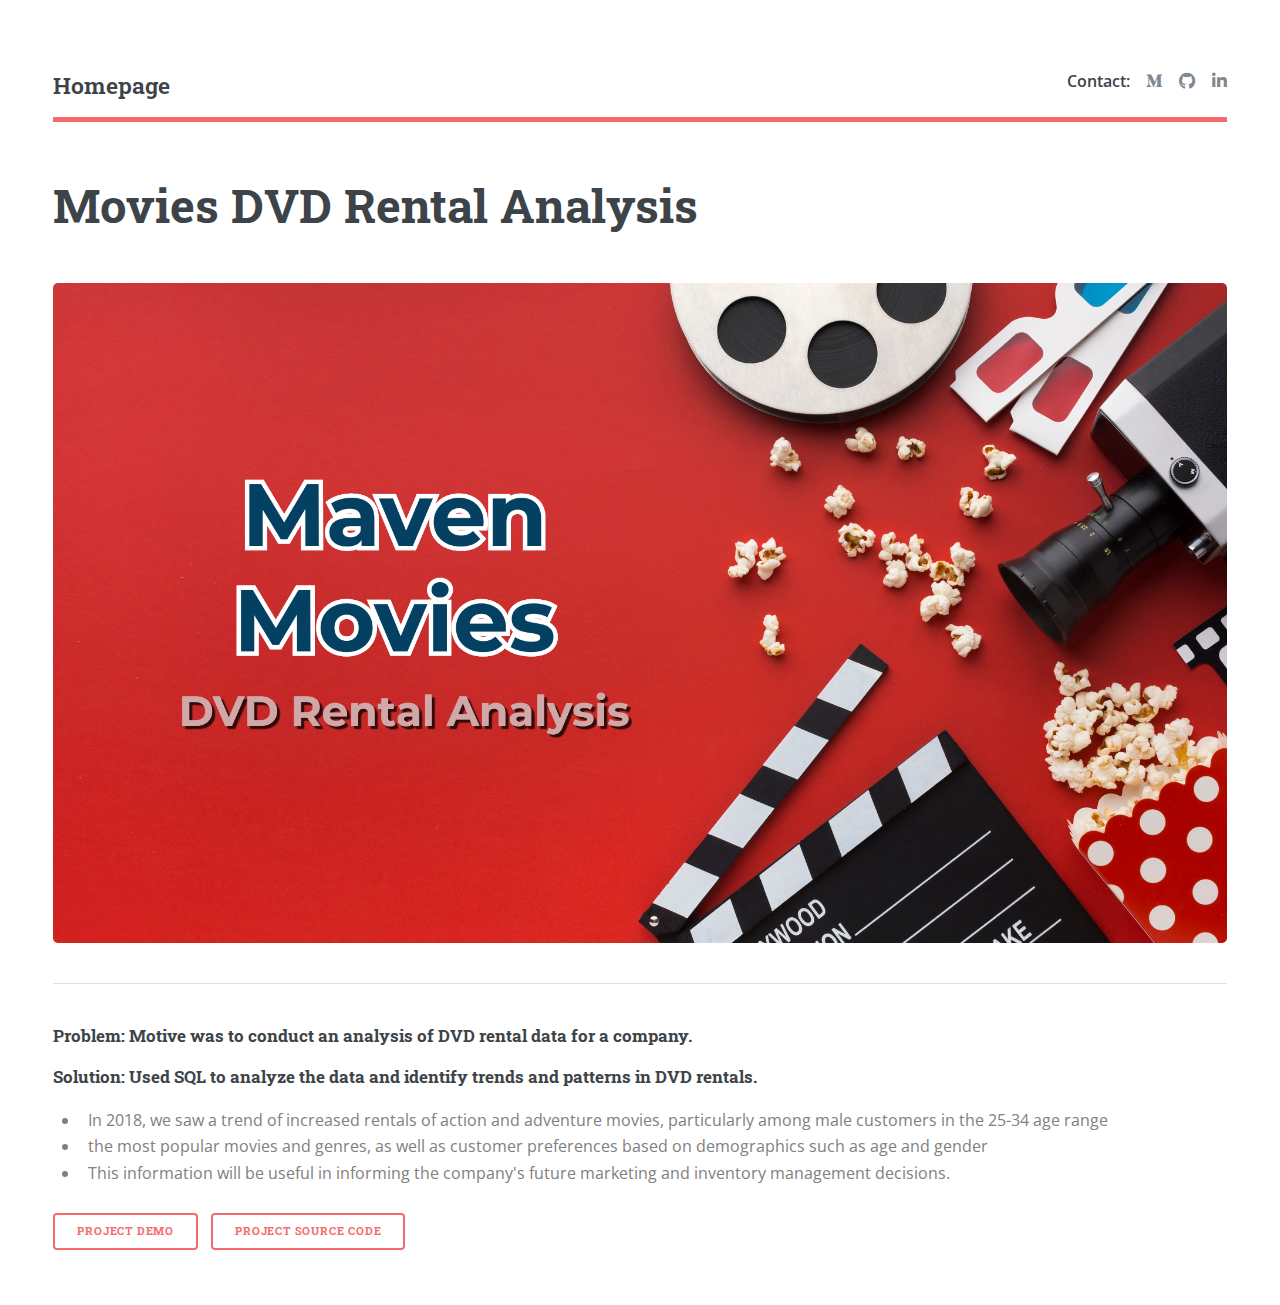
<file: moviesrental_project_4.html>
<!DOCTYPE HTML>
<!--
	Editorial by HTML5 UP
	html5up.net | @ajlkn
	Free for personal and commercial use under the CCA 3.0 license (html5up.net/license)
-->
<html>
	<head>
		<title>Project Details & Demo</title>
		<meta charset="utf-8" />
		<meta name="viewport" content="width=device-width, initial-scale=1, user-scalable=no" />
		<link rel="stylesheet" href="assets/css/main.css" />
	</head>
	<body class="is-preload">

		<!-- Wrapper -->
			<div id="wrapper">

				<!-- Main -->
					<div id="main">
						<div class="inner">

							<!-- Header -->
							<header id="header">
								<a href="index.html" class="logo"><strong style="font-size:1.5em">Homepage</strong></a>
								<ul class="icons">
									<li><strong style="font-size:1.2em">Contact:</strong></li>
									<li><a href="mailto://vibhore48@gmail.com" class="icon brands fa-medium-m" target="_blank" rel="noopener noreferrer"><span class="label">Email</span></a></li>
									<li><a href="https://github.com/vibhore48" class="icon brands fa-github" target="_blank" rel="noopener noreferrer"><span class="label">GitHub</span></a></li>
									<li><a href="https://www.linkedin.com/in/vibhoreaggarwal/" class="icon brands fa-linkedin-in" target="_blank" rel="noopener noreferrer"><span class="label">LinkedIn</span></a></li>
								</ul>
							</header>

							<!-- Content -->
								<section>
									<header class="main">
										<h1>Movies DVD Rental Analysis</h1>
									</header>

									<span class="image main"><img src="images/MoviesRental_project_4.png" alt="" /></span>

<!-- 									<p>Donec eget ex magna. Interdum et malesuada fames ac ante ipsum primis in faucibus. Pellentesque venenatis dolor imperdiet dolor mattis sagittis. Praesent rutrum sem diam, vitae egestas enim auctor sit amet. Pellentesque leo mauris, consectetur id ipsum sit amet, fergiat. Pellentesque in mi eu massa lacinia malesuada et a elit. Donec urna ex, lacinia in purus ac, pretium pulvinar mauris. Curabitur sapien risus, commodo eget turpis at, elementum convallis elit. Pellentesque enim turpis, hendrerit.</p>
									<p>Lorem ipsum dolor sit amet, consectetur adipiscing elit. Duis dapibus rutrum facilisis. Class aptent taciti sociosqu ad litora torquent per conubia nostra, per inceptos himenaeos. Etiam tristique libero eu nibh porttitor fermentum. Nullam venenatis erat id vehicula viverra. Nunc ultrices eros ut ultricies condimentum. Mauris risus lacus, blandit sit amet venenatis non, bibendum vitae dolor. Nunc lorem mauris, fringilla in aliquam at, euismod in lectus. Pellentesque habitant morbi tristique senectus et netus et malesuada fames ac turpis egestas. In non lorem sit amet elit placerat maximus. Pellentesque aliquam maximus risus, vel sed vehicula.</p>
									<p>Interdum et malesuada fames ac ante ipsum primis in faucibus. Pellentesque venenatis dolor imperdiet dolor mattis sagittis. Praesent rutrum sem diam, vitae egestas enim auctor sit amet. Pellentesque leo mauris, consectetur id ipsum sit amet, fersapien risus, commodo eget turpis at, elementum convallis elit. Pellentesque enim turpis, hendrerit tristique lorem ipsum dolor.</p>
 -->
									<hr class="major" />
									<h3>Problem: Motive was to conduct an analysis of DVD rental data for a company.</h3>
									<h3>Solution: Used SQL to analyze the data and identify trends and patterns in DVD rentals.</h3>
									<ul>
										<ul>
											<li style="font-size:larger;color:grey">In 2018, we saw a trend of increased rentals of action and adventure movies, particularly among male customers in the 25-34 age range</li>
											<li style="font-size:larger;color:grey">the most popular movies and genres, as well as customer preferences based on demographics such as age and gender</li>
											<li style="font-size:larger;color:grey">This information will be useful in informing the company's future marketing and inventory management decisions.</li>
										</ul>
									</ul>
									<ul class="actions">
										<li><a href="https://mavenanalytics.io/project/1241" target="_blank" rel="noopener noreferrer" class="button">Project Demo</a></li>
										<li><a href="https://github.com/vibhore48/Movies_Rental_Analysis" target="_blank" rel="noopener noreferrer" class="button">Project Source Code</a></li>
									</ul>
<!-- 									<hr class="major" />

									<h2>Magna etiam veroeros</h2>
									<p>Lorem ipsum dolor sit amet, consectetur adipiscing elit. Duis dapibus rutrum facilisis. Class aptent taciti sociosqu ad litora torquent per conubia nostra, per inceptos himenaeos. Etiam tristique libero eu nibh porttitor fermentum. Nullam venenatis erat id vehicula viverra. Nunc ultrices eros ut ultricies condimentum. Mauris risus lacus, blandit sit amet venenatis non, bibendum vitae dolor. Nunc lorem mauris, fringilla in aliquam at, euismod in lectus. Pellentesque habitant morbi tristique senectus et netus et malesuada fames ac turpis egestas. In non lorem sit amet elit placerat maximus. Pellentesque aliquam maximus risus, vel sed vehicula.</p>
									<p>Interdum et malesuada fames ac ante ipsum primis in faucibus. Pellentesque venenatis dolor imperdiet dolor mattis sagittis. Praesent rutrum sem diam, vitae egestas enim auctor sit amet. Pellentesque leo mauris, consectetur id ipsum sit amet, fersapien risus, commodo eget turpis at, elementum convallis elit. Pellentesque enim turpis, hendrerit tristique lorem ipsum dolor.</p>

									<hr class="major" />

									<h2>Lorem aliquam bibendum</h2>
									<p>Donec eget ex magna. Interdum et malesuada fames ac ante ipsum primis in faucibus. Pellentesque venenatis dolor imperdiet dolor mattis sagittis. Praesent rutrum sem diam, vitae egestas enim auctor sit amet. Pellentesque leo mauris, consectetur id ipsum sit amet, fergiat. Pellentesque in mi eu massa lacinia malesuada et a elit. Donec urna ex, lacinia in purus ac, pretium pulvinar mauris. Curabitur sapien risus, commodo eget turpis at, elementum convallis elit. Pellentesque enim turpis, hendrerit.</p>
									<p>Lorem ipsum dolor sit amet, consectetur adipiscing elit. Duis dapibus rutrum facilisis. Class aptent taciti sociosqu ad litora torquent per conubia nostra, per inceptos himenaeos. Etiam tristique libero eu nibh porttitor fermentum. Nullam venenatis erat id vehicula viverra. Nunc ultrices eros ut ultricies condimentum. Mauris risus lacus, blandit sit amet venenatis non, bibendum vitae dolor. Nunc lorem mauris, fringilla in aliquam at, euismod in lectus. Pellentesque habitant morbi tristique senectus et netus et malesuada fames ac turpis egestas. In non lorem sit amet elit placerat maximus. Pellentesque aliquam maximus risus, vel sed vehicula.</p>
 -->
								</section>

						</div>
					</div>

			</div>

		<!-- Scripts -->
			<script src="assets/js/jquery.min.js"></script>
			<script src="assets/js/browser.min.js"></script>
			<script src="assets/js/breakpoints.min.js"></script>
			<script src="assets/js/util.js"></script>
			<script src="assets/js/main.js"></script>

	</body>
</html>
</file>
<file: assets/css/main.css>
@import url(fontawesome-all.min.css);
@import url("https://fonts.googleapis.com/css?family=Open+Sans:400,600,400italic,600italic|Roboto+Slab:400,700");
/*
	Editorial by HTML5 UP
	html5up.net | @ajlkn
	Free for personal and commercial use under the CCA 3.0 license (html5up.net/license)
*/
html, body, div, span, applet, object,
iframe, h1, h2, h3, h4, h5, h6, p, blockquote,
pre, a, abbr, acronym, address, big, cite,
code, del, dfn, em, img, ins, kbd, q, s, samp,
small, strike, strong, sub, sup, tt, var, b,
u, i, center, dl, dt, dd, ol, ul, li, fieldset,
form, label, legend, table, caption, tbody,
tfoot, thead, tr, th, td, article, aside,
canvas, details, embed, figure, figcaption,
footer, header, hgroup, menu, nav, output, ruby,
section, summary, time, mark, audio, video {
  margin: 0;
  padding: 0;
  border: 0;
  font-size: 100%;
  font: inherit;
  vertical-align: baseline; }

article, aside, details, figcaption, figure,
footer, header, hgroup, menu, nav, section {
  display: block; }

body {
  line-height: 1; }

ol, ul {
  list-style: none; }

blockquote, q {
  quotes: none; }
  blockquote:before, blockquote:after, q:before, q:after {
    content: '';
    content: none; }

table {
  border-collapse: collapse;
  border-spacing: 0; }

body {
  -webkit-text-size-adjust: none; }

mark {
  background-color: transparent;
  color: inherit; }

input::-moz-focus-inner {
  border: 0;
  padding: 0; }

input, select, textarea {
  -moz-appearance: none;
  -webkit-appearance: none;
  -ms-appearance: none;
  appearance: none; }

/* Basic */
@-ms-viewport {
  width: device-width; }

body {
  -ms-overflow-style: scrollbar; }

@media screen and (max-width: 480px) {
  html, body {
    min-width: 320px; } }

html {
  box-sizing: border-box; }

*, *:before, *:after {
  box-sizing: inherit; }

body {
  background: #ffffff; }
  body.is-preload *, body.is-preload *:before, body.is-preload *:after, body.is-resizing *, body.is-resizing *:before, body.is-resizing *:after {
    -moz-animation: none !important;
    -webkit-animation: none !important;
    -ms-animation: none !important;
    animation: none !important;
    -moz-transition: none !important;
    -webkit-transition: none !important;
    -ms-transition: none !important;
    transition: none !important; }

/* Type */
body, input, select, textarea {
  color: #7f888f;
  font-family: "Open Sans", sans-serif;
  font-size: 13pt;
  font-weight: 400;
  line-height: 1.65; }
  @media screen and (max-width: 1680px) {
    body, input, select, textarea {
      font-size: 11pt; } }
  @media screen and (max-width: 1280px) {
    body, input, select, textarea {
      font-size: 10pt; } }
  @media screen and (max-width: 360px) {
    body, input, select, textarea {
      font-size: 9pt; } }

a {
  -moz-transition: color 0.2s ease-in-out, border-bottom-color 0.2s ease-in-out;
  -webkit-transition: color 0.2s ease-in-out, border-bottom-color 0.2s ease-in-out;
  -ms-transition: color 0.2s ease-in-out, border-bottom-color 0.2s ease-in-out;
  transition: color 0.2s ease-in-out, border-bottom-color 0.2s ease-in-out;
  border-bottom: dotted 1px;
  color: #f56a6a;
  text-decoration: none; }
  a:hover {
    border-bottom-color: #f56a6a;
    color: #f56a6a !important; }
    a:hover strong {
      color: inherit; }

strong, b {
  color: #3d4449;
  font-weight: 600; }

em, i {
  font-style: italic; }

p {
  margin: 0 0 2em 0; }

h1, h2, h3, h4, h5, h6 {
  color: #3d4449;
  font-family: "Roboto Slab", serif;
  font-weight: 700;
  line-height: 1.5;
  margin: 0 0 1em 0; }
  h1 a, h2 a, h3 a, h4 a, h5 a, h6 a {
    color: inherit;
    text-decoration: none;
    border-bottom: 0; }

h1 {
  font-size: 4em;
  margin: 0 0 0.5em 0;
  line-height: 1.3; }

h2 {
  font-size: 1.75em; }

h3 {
  font-size: 1.25em; }

h4 {
  font-size: 1.1em; }

h5 {
  font-size: 0.9em; }

h6 {
  font-size: 0.7em; }

@media screen and (max-width: 1680px) {
  h1 {
    font-size: 3.5em; } }

@media screen and (max-width: 980px) {
  h1 {
    font-size: 3.25em; } }

@media screen and (max-width: 736px) {
  h1 {
    font-size: 2em;
    line-height: 1.4; }
  h2 {
    font-size: 1.5em; } }

sub {
  font-size: 0.8em;
  position: relative;
  top: 0.5em; }

sup {
  font-size: 0.8em;
  position: relative;
  top: -0.5em; }

blockquote {
  border-left: solid 3px rgba(210, 215, 217, 0.75);
  font-style: italic;
  margin: 0 0 2em 0;
  padding: 0.5em 0 0.5em 2em; }

code {
  background: rgba(230, 235, 237, 0.25);
  border-radius: 0.375em;
  border: solid 1px rgba(210, 215, 217, 0.75);
  font-family: "Courier New", monospace;
  font-size: 0.9em;
  margin: 0 0.25em;
  padding: 0.25em 0.65em; }

pre {
  -webkit-overflow-scrolling: touch;
  font-family: "Courier New", monospace;
  font-size: 0.9em;
  margin: 0 0 2em 0; }
  pre code {
    display: block;
    line-height: 1.75;
    padding: 1em 1.5em;
    overflow-x: auto; }

hr {
  border: 0;
  border-bottom: solid 1px rgba(210, 215, 217, 0.75);
  margin: 2em 0; }
  hr.major {
    margin: 3em 0; }

.align-left {
  text-align: left; }

.align-center {
  text-align: center; }

.align-right {
  text-align: right; }

/* Row */
.row {
  display: flex;
  flex-wrap: wrap;
  box-sizing: border-box;
  align-items: stretch; }
  .row > * {
    box-sizing: border-box; }
  .row.gtr-uniform > * > :last-child {
    margin-bottom: 0; }
  .row.aln-left {
    justify-content: flex-start; }
  .row.aln-center {
    justify-content: center; }
  .row.aln-right {
    justify-content: flex-end; }
  .row.aln-top {
    align-items: flex-start; }
  .row.aln-middle {
    align-items: center; }
  .row.aln-bottom {
    align-items: flex-end; }
  .row > .imp {
    order: -1; }
  .row > .col-1 {
    width: 8.33333%; }
  .row > .off-1 {
    margin-left: 8.33333%; }
  .row > .col-2 {
    width: 16.66667%; }
  .row > .off-2 {
    margin-left: 16.66667%; }
  .row > .col-3 {
    width: 25%; }
  .row > .off-3 {
    margin-left: 25%; }
  .row > .col-4 {
    width: 33.33333%; }
  .row > .off-4 {
    margin-left: 33.33333%; }
  .row > .col-5 {
    width: 41.66667%; }
  .row > .off-5 {
    margin-left: 41.66667%; }
  .row > .col-6 {
    width: 50%; }
  .row > .off-6 {
    margin-left: 50%; }
  .row > .col-7 {
    width: 58.33333%; }
  .row > .off-7 {
    margin-left: 58.33333%; }
  .row > .col-8 {
    width: 66.66667%; }
  .row > .off-8 {
    margin-left: 66.66667%; }
  .row > .col-9 {
    width: 75%; }
  .row > .off-9 {
    margin-left: 75%; }
  .row > .col-10 {
    width: 83.33333%; }
  .row > .off-10 {
    margin-left: 83.33333%; }
  .row > .col-11 {
    width: 91.66667%; }
  .row > .off-11 {
    margin-left: 91.66667%; }
  .row > .col-12 {
    width: 100%; }
  .row > .off-12 {
    margin-left: 100%; }
  .row.gtr-0 {
    margin-top: 0;
    margin-left: 0em; }
    .row.gtr-0 > * {
      padding: 0 0 0 0em; }
    .row.gtr-0.gtr-uniform {
      margin-top: 0em; }
      .row.gtr-0.gtr-uniform > * {
        padding-top: 0em; }
  .row.gtr-25 {
    margin-top: 0;
    margin-left: -0.375em; }
    .row.gtr-25 > * {
      padding: 0 0 0 0.375em; }
    .row.gtr-25.gtr-uniform {
      margin-top: -0.375em; }
      .row.gtr-25.gtr-uniform > * {
        padding-top: 0.375em; }
  .row.gtr-50 {
    margin-top: 0;
    margin-left: -0.75em; }
    .row.gtr-50 > * {
      padding: 0 0 0 0.75em; }
    .row.gtr-50.gtr-uniform {
      margin-top: -0.75em; }
      .row.gtr-50.gtr-uniform > * {
        padding-top: 0.75em; }
  .row {
    margin-top: 0;
    margin-left: -1.5em; }
    .row > * {
      padding: 0 0 0 1.5em; }
    .row.gtr-uniform {
      margin-top: -1.5em; }
      .row.gtr-uniform > * {
        padding-top: 1.5em; }
  .row.gtr-150 {
    margin-top: 0;
    margin-left: -2.25em; }
    .row.gtr-150 > * {
      padding: 0 0 0 2.25em; }
    .row.gtr-150.gtr-uniform {
      margin-top: -2.25em; }
      .row.gtr-150.gtr-uniform > * {
        padding-top: 2.25em; }
  .row.gtr-200 {
    margin-top: 0;
    margin-left: -3em; }
    .row.gtr-200 > * {
      padding: 0 0 0 3em; }
    .row.gtr-200.gtr-uniform {
      margin-top: -3em; }
      .row.gtr-200.gtr-uniform > * {
        padding-top: 3em; }
  @media screen and (max-width: 1680px) {
    .row {
      display: flex;
      flex-wrap: wrap;
      box-sizing: border-box;
      align-items: stretch; }
      .row > * {
        box-sizing: border-box; }
      .row.gtr-uniform > * > :last-child {
        margin-bottom: 0; }
      .row.aln-left {
        justify-content: flex-start; }
      .row.aln-center {
        justify-content: center; }
      .row.aln-right {
        justify-content: flex-end; }
      .row.aln-top {
        align-items: flex-start; }
      .row.aln-middle {
        align-items: center; }
      .row.aln-bottom {
        align-items: flex-end; }
      .row > .imp-xlarge {
        order: -1; }
      .row > .col-1-xlarge {
        width: 8.33333%; }
      .row > .off-1-xlarge {
        margin-left: 8.33333%; }
      .row > .col-2-xlarge {
        width: 16.66667%; }
      .row > .off-2-xlarge {
        margin-left: 16.66667%; }
      .row > .col-3-xlarge {
        width: 25%; }
      .row > .off-3-xlarge {
        margin-left: 25%; }
      .row > .col-4-xlarge {
        width: 33.33333%; }
      .row > .off-4-xlarge {
        margin-left: 33.33333%; }
      .row > .col-5-xlarge {
        width: 41.66667%; }
      .row > .off-5-xlarge {
        margin-left: 41.66667%; }
      .row > .col-6-xlarge {
        width: 50%; }
      .row > .off-6-xlarge {
        margin-left: 50%; }
      .row > .col-7-xlarge {
        width: 58.33333%; }
      .row > .off-7-xlarge {
        margin-left: 58.33333%; }
      .row > .col-8-xlarge {
        width: 66.66667%; }
      .row > .off-8-xlarge {
        margin-left: 66.66667%; }
      .row > .col-9-xlarge {
        width: 75%; }
      .row > .off-9-xlarge {
        margin-left: 75%; }
      .row > .col-10-xlarge {
        width: 83.33333%; }
      .row > .off-10-xlarge {
        margin-left: 83.33333%; }
      .row > .col-11-xlarge {
        width: 91.66667%; }
      .row > .off-11-xlarge {
        margin-left: 91.66667%; }
      .row > .col-12-xlarge {
        width: 100%; }
      .row > .off-12-xlarge {
        margin-left: 100%; }
      .row.gtr-0 {
        margin-top: 0;
        margin-left: 0em; }
        .row.gtr-0 > * {
          padding: 0 0 0 0em; }
        .row.gtr-0.gtr-uniform {
          margin-top: 0em; }
          .row.gtr-0.gtr-uniform > * {
            padding-top: 0em; }
      .row.gtr-25 {
        margin-top: 0;
        margin-left: -0.375em; }
        .row.gtr-25 > * {
          padding: 0 0 0 0.375em; }
        .row.gtr-25.gtr-uniform {
          margin-top: -0.375em; }
          .row.gtr-25.gtr-uniform > * {
            padding-top: 0.375em; }
      .row.gtr-50 {
        margin-top: 0;
        margin-left: -0.75em; }
        .row.gtr-50 > * {
          padding: 0 0 0 0.75em; }
        .row.gtr-50.gtr-uniform {
          margin-top: -0.75em; }
          .row.gtr-50.gtr-uniform > * {
            padding-top: 0.75em; }
      .row {
        margin-top: 0;
        margin-left: -1.5em; }
        .row > * {
          padding: 0 0 0 1.5em; }
        .row.gtr-uniform {
          margin-top: -1.5em; }
          .row.gtr-uniform > * {
            padding-top: 1.5em; }
      .row.gtr-150 {
        margin-top: 0;
        margin-left: -2.25em; }
        .row.gtr-150 > * {
          padding: 0 0 0 2.25em; }
        .row.gtr-150.gtr-uniform {
          margin-top: -2.25em; }
          .row.gtr-150.gtr-uniform > * {
            padding-top: 2.25em; }
      .row.gtr-200 {
        margin-top: 0;
        margin-left: -3em; }
        .row.gtr-200 > * {
          padding: 0 0 0 3em; }
        .row.gtr-200.gtr-uniform {
          margin-top: -3em; }
          .row.gtr-200.gtr-uniform > * {
            padding-top: 3em; } }
  @media screen and (max-width: 1280px) {
    .row {
      display: flex;
      flex-wrap: wrap;
      box-sizing: border-box;
      align-items: stretch; }
      .row > * {
        box-sizing: border-box; }
      .row.gtr-uniform > * > :last-child {
        margin-bottom: 0; }
      .row.aln-left {
        justify-content: flex-start; }
      .row.aln-center {
        justify-content: center; }
      .row.aln-right {
        justify-content: flex-end; }
      .row.aln-top {
        align-items: flex-start; }
      .row.aln-middle {
        align-items: center; }
      .row.aln-bottom {
        align-items: flex-end; }
      .row > .imp-large {
        order: -1; }
      .row > .col-1-large {
        width: 8.33333%; }
      .row > .off-1-large {
        margin-left: 8.33333%; }
      .row > .col-2-large {
        width: 16.66667%; }
      .row > .off-2-large {
        margin-left: 16.66667%; }
      .row > .col-3-large {
        width: 25%; }
      .row > .off-3-large {
        margin-left: 25%; }
      .row > .col-4-large {
        width: 33.33333%; }
      .row > .off-4-large {
        margin-left: 33.33333%; }
      .row > .col-5-large {
        width: 41.66667%; }
      .row > .off-5-large {
        margin-left: 41.66667%; }
      .row > .col-6-large {
        width: 50%; }
      .row > .off-6-large {
        margin-left: 50%; }
      .row > .col-7-large {
        width: 58.33333%; }
      .row > .off-7-large {
        margin-left: 58.33333%; }
      .row > .col-8-large {
        width: 66.66667%; }
      .row > .off-8-large {
        margin-left: 66.66667%; }
      .row > .col-9-large {
        width: 75%; }
      .row > .off-9-large {
        margin-left: 75%; }
      .row > .col-10-large {
        width: 83.33333%; }
      .row > .off-10-large {
        margin-left: 83.33333%; }
      .row > .col-11-large {
        width: 91.66667%; }
      .row > .off-11-large {
        margin-left: 91.66667%; }
      .row > .col-12-large {
        width: 100%; }
      .row > .off-12-large {
        margin-left: 100%; }
      .row.gtr-0 {
        margin-top: 0;
        margin-left: 0em; }
        .row.gtr-0 > * {
          padding: 0 0 0 0em; }
        .row.gtr-0.gtr-uniform {
          margin-top: 0em; }
          .row.gtr-0.gtr-uniform > * {
            padding-top: 0em; }
      .row.gtr-25 {
        margin-top: 0;
        margin-left: -0.375em; }
        .row.gtr-25 > * {
          padding: 0 0 0 0.375em; }
        .row.gtr-25.gtr-uniform {
          margin-top: -0.375em; }
          .row.gtr-25.gtr-uniform > * {
            padding-top: 0.375em; }
      .row.gtr-50 {
        margin-top: 0;
        margin-left: -0.75em; }
        .row.gtr-50 > * {
          padding: 0 0 0 0.75em; }
        .row.gtr-50.gtr-uniform {
          margin-top: -0.75em; }
          .row.gtr-50.gtr-uniform > * {
            padding-top: 0.75em; }
      .row {
        margin-top: 0;
        margin-left: -1.5em; }
        .row > * {
          padding: 0 0 0 1.5em; }
        .row.gtr-uniform {
          margin-top: -1.5em; }
          .row.gtr-uniform > * {
            padding-top: 1.5em; }
      .row.gtr-150 {
        margin-top: 0;
        margin-left: -2.25em; }
        .row.gtr-150 > * {
          padding: 0 0 0 2.25em; }
        .row.gtr-150.gtr-uniform {
          margin-top: -2.25em; }
          .row.gtr-150.gtr-uniform > * {
            padding-top: 2.25em; }
      .row.gtr-200 {
        margin-top: 0;
        margin-left: -3em; }
        .row.gtr-200 > * {
          padding: 0 0 0 3em; }
        .row.gtr-200.gtr-uniform {
          margin-top: -3em; }
          .row.gtr-200.gtr-uniform > * {
            padding-top: 3em; } }
  @media screen and (max-width: 980px) {
    .row {
      display: flex;
      flex-wrap: wrap;
      box-sizing: border-box;
      align-items: stretch; }
      .row > * {
        box-sizing: border-box; }
      .row.gtr-uniform > * > :last-child {
        margin-bottom: 0; }
      .row.aln-left {
        justify-content: flex-start; }
      .row.aln-center {
        justify-content: center; }
      .row.aln-right {
        justify-content: flex-end; }
      .row.aln-top {
        align-items: flex-start; }
      .row.aln-middle {
        align-items: center; }
      .row.aln-bottom {
        align-items: flex-end; }
      .row > .imp-medium {
        order: -1; }
      .row > .col-1-medium {
        width: 8.33333%; }
      .row > .off-1-medium {
        margin-left: 8.33333%; }
      .row > .col-2-medium {
        width: 16.66667%; }
      .row > .off-2-medium {
        margin-left: 16.66667%; }
      .row > .col-3-medium {
        width: 25%; }
      .row > .off-3-medium {
        margin-left: 25%; }
      .row > .col-4-medium {
        width: 33.33333%; }
      .row > .off-4-medium {
        margin-left: 33.33333%; }
      .row > .col-5-medium {
        width: 41.66667%; }
      .row > .off-5-medium {
        margin-left: 41.66667%; }
      .row > .col-6-medium {
        width: 50%; }
      .row > .off-6-medium {
        margin-left: 50%; }
      .row > .col-7-medium {
        width: 58.33333%; }
      .row > .off-7-medium {
        margin-left: 58.33333%; }
      .row > .col-8-medium {
        width: 66.66667%; }
      .row > .off-8-medium {
        margin-left: 66.66667%; }
      .row > .col-9-medium {
        width: 75%; }
      .row > .off-9-medium {
        margin-left: 75%; }
      .row > .col-10-medium {
        width: 83.33333%; }
      .row > .off-10-medium {
        margin-left: 83.33333%; }
      .row > .col-11-medium {
        width: 91.66667%; }
      .row > .off-11-medium {
        margin-left: 91.66667%; }
      .row > .col-12-medium {
        width: 100%; }
      .row > .off-12-medium {
        margin-left: 100%; }
      .row.gtr-0 {
        margin-top: 0;
        margin-left: 0em; }
        .row.gtr-0 > * {
          padding: 0 0 0 0em; }
        .row.gtr-0.gtr-uniform {
          margin-top: 0em; }
          .row.gtr-0.gtr-uniform > * {
            padding-top: 0em; }
      .row.gtr-25 {
        margin-top: 0;
        margin-left: -0.375em; }
        .row.gtr-25 > * {
          padding: 0 0 0 0.375em; }
        .row.gtr-25.gtr-uniform {
          margin-top: -0.375em; }
          .row.gtr-25.gtr-uniform > * {
            padding-top: 0.375em; }
      .row.gtr-50 {
        margin-top: 0;
        margin-left: -0.75em; }
        .row.gtr-50 > * {
          padding: 0 0 0 0.75em; }
        .row.gtr-50.gtr-uniform {
          margin-top: -0.75em; }
          .row.gtr-50.gtr-uniform > * {
            padding-top: 0.75em; }
      .row {
        margin-top: 0;
        margin-left: -1.5em; }
        .row > * {
          padding: 0 0 0 1.5em; }
        .row.gtr-uniform {
          margin-top: -1.5em; }
          .row.gtr-uniform > * {
            padding-top: 1.5em; }
      .row.gtr-150 {
        margin-top: 0;
        margin-left: -2.25em; }
        .row.gtr-150 > * {
          padding: 0 0 0 2.25em; }
        .row.gtr-150.gtr-uniform {
          margin-top: -2.25em; }
          .row.gtr-150.gtr-uniform > * {
            padding-top: 2.25em; }
      .row.gtr-200 {
        margin-top: 0;
        margin-left: -3em; }
        .row.gtr-200 > * {
          padding: 0 0 0 3em; }
        .row.gtr-200.gtr-uniform {
          margin-top: -3em; }
          .row.gtr-200.gtr-uniform > * {
            padding-top: 3em; } }
  @media screen and (max-width: 736px) {
    .row {
      display: flex;
      flex-wrap: wrap;
      box-sizing: border-box;
      align-items: stretch; }
      .row > * {
        box-sizing: border-box; }
      .row.gtr-uniform > * > :last-child {
        margin-bottom: 0; }
      .row.aln-left {
        justify-content: flex-start; }
      .row.aln-center {
        justify-content: center; }
      .row.aln-right {
        justify-content: flex-end; }
      .row.aln-top {
        align-items: flex-start; }
      .row.aln-middle {
        align-items: center; }
      .row.aln-bottom {
        align-items: flex-end; }
      .row > .imp-small {
        order: -1; }
      .row > .col-1-small {
        width: 8.33333%; }
      .row > .off-1-small {
        margin-left: 8.33333%; }
      .row > .col-2-small {
        width: 16.66667%; }
      .row > .off-2-small {
        margin-left: 16.66667%; }
      .row > .col-3-small {
        width: 25%; }
      .row > .off-3-small {
        margin-left: 25%; }
      .row > .col-4-small {
        width: 33.33333%; }
      .row > .off-4-small {
        margin-left: 33.33333%; }
      .row > .col-5-small {
        width: 41.66667%; }
      .row > .off-5-small {
        margin-left: 41.66667%; }
      .row > .col-6-small {
        width: 50%; }
      .row > .off-6-small {
        margin-left: 50%; }
      .row > .col-7-small {
        width: 58.33333%; }
      .row > .off-7-small {
        margin-left: 58.33333%; }
      .row > .col-8-small {
        width: 66.66667%; }
      .row > .off-8-small {
        margin-left: 66.66667%; }
      .row > .col-9-small {
        width: 75%; }
      .row > .off-9-small {
        margin-left: 75%; }
      .row > .col-10-small {
        width: 83.33333%; }
      .row > .off-10-small {
        margin-left: 83.33333%; }
      .row > .col-11-small {
        width: 91.66667%; }
      .row > .off-11-small {
        margin-left: 91.66667%; }
      .row > .col-12-small {
        width: 100%; }
      .row > .off-12-small {
        margin-left: 100%; }
      .row.gtr-0 {
        margin-top: 0;
        margin-left: 0em; }
        .row.gtr-0 > * {
          padding: 0 0 0 0em; }
        .row.gtr-0.gtr-uniform {
          margin-top: 0em; }
          .row.gtr-0.gtr-uniform > * {
            padding-top: 0em; }
      .row.gtr-25 {
        margin-top: 0;
        margin-left: -0.375em; }
        .row.gtr-25 > * {
          padding: 0 0 0 0.375em; }
        .row.gtr-25.gtr-uniform {
          margin-top: -0.375em; }
          .row.gtr-25.gtr-uniform > * {
            padding-top: 0.375em; }
      .row.gtr-50 {
        margin-top: 0;
        margin-left: -0.75em; }
        .row.gtr-50 > * {
          padding: 0 0 0 0.75em; }
        .row.gtr-50.gtr-uniform {
          margin-top: -0.75em; }
          .row.gtr-50.gtr-uniform > * {
            padding-top: 0.75em; }
      .row {
        margin-top: 0;
        margin-left: -1.5em; }
        .row > * {
          padding: 0 0 0 1.5em; }
        .row.gtr-uniform {
          margin-top: -1.5em; }
          .row.gtr-uniform > * {
            padding-top: 1.5em; }
      .row.gtr-150 {
        margin-top: 0;
        margin-left: -2.25em; }
        .row.gtr-150 > * {
          padding: 0 0 0 2.25em; }
        .row.gtr-150.gtr-uniform {
          margin-top: -2.25em; }
          .row.gtr-150.gtr-uniform > * {
            padding-top: 2.25em; }
      .row.gtr-200 {
        margin-top: 0;
        margin-left: -3em; }
        .row.gtr-200 > * {
          padding: 0 0 0 3em; }
        .row.gtr-200.gtr-uniform {
          margin-top: -3em; }
          .row.gtr-200.gtr-uniform > * {
            padding-top: 3em; } }
  @media screen and (max-width: 480px) {
    .row {
      display: flex;
      flex-wrap: wrap;
      box-sizing: border-box;
      align-items: stretch; }
      .row > * {
        box-sizing: border-box; }
      .row.gtr-uniform > * > :last-child {
        margin-bottom: 0; }
      .row.aln-left {
        justify-content: flex-start; }
      .row.aln-center {
        justify-content: center; }
      .row.aln-right {
        justify-content: flex-end; }
      .row.aln-top {
        align-items: flex-start; }
      .row.aln-middle {
        align-items: center; }
      .row.aln-bottom {
        align-items: flex-end; }
      .row > .imp-xsmall {
        order: -1; }
      .row > .col-1-xsmall {
        width: 8.33333%; }
      .row > .off-1-xsmall {
        margin-left: 8.33333%; }
      .row > .col-2-xsmall {
        width: 16.66667%; }
      .row > .off-2-xsmall {
        margin-left: 16.66667%; }
      .row > .col-3-xsmall {
        width: 25%; }
      .row > .off-3-xsmall {
        margin-left: 25%; }
      .row > .col-4-xsmall {
        width: 33.33333%; }
      .row > .off-4-xsmall {
        margin-left: 33.33333%; }
      .row > .col-5-xsmall {
        width: 41.66667%; }
      .row > .off-5-xsmall {
        margin-left: 41.66667%; }
      .row > .col-6-xsmall {
        width: 50%; }
      .row > .off-6-xsmall {
        margin-left: 50%; }
      .row > .col-7-xsmall {
        width: 58.33333%; }
      .row > .off-7-xsmall {
        margin-left: 58.33333%; }
      .row > .col-8-xsmall {
        width: 66.66667%; }
      .row > .off-8-xsmall {
        margin-left: 66.66667%; }
      .row > .col-9-xsmall {
        width: 75%; }
      .row > .off-9-xsmall {
        margin-left: 75%; }
      .row > .col-10-xsmall {
        width: 83.33333%; }
      .row > .off-10-xsmall {
        margin-left: 83.33333%; }
      .row > .col-11-xsmall {
        width: 91.66667%; }
      .row > .off-11-xsmall {
        margin-left: 91.66667%; }
      .row > .col-12-xsmall {
        width: 100%; }
      .row > .off-12-xsmall {
        margin-left: 100%; }
      .row.gtr-0 {
        margin-top: 0;
        margin-left: 0em; }
        .row.gtr-0 > * {
          padding: 0 0 0 0em; }
        .row.gtr-0.gtr-uniform {
          margin-top: 0em; }
          .row.gtr-0.gtr-uniform > * {
            padding-top: 0em; }
      .row.gtr-25 {
        margin-top: 0;
        margin-left: -0.375em; }
        .row.gtr-25 > * {
          padding: 0 0 0 0.375em; }
        .row.gtr-25.gtr-uniform {
          margin-top: -0.375em; }
          .row.gtr-25.gtr-uniform > * {
            padding-top: 0.375em; }
      .row.gtr-50 {
        margin-top: 0;
        margin-left: -0.75em; }
        .row.gtr-50 > * {
          padding: 0 0 0 0.75em; }
        .row.gtr-50.gtr-uniform {
          margin-top: -0.75em; }
          .row.gtr-50.gtr-uniform > * {
            padding-top: 0.75em; }
      .row {
        margin-top: 0;
        margin-left: -1.5em; }
        .row > * {
          padding: 0 0 0 1.5em; }
        .row.gtr-uniform {
          margin-top: -1.5em; }
          .row.gtr-uniform > * {
            padding-top: 1.5em; }
      .row.gtr-150 {
        margin-top: 0;
        margin-left: -2.25em; }
        .row.gtr-150 > * {
          padding: 0 0 0 2.25em; }
        .row.gtr-150.gtr-uniform {
          margin-top: -2.25em; }
          .row.gtr-150.gtr-uniform > * {
            padding-top: 2.25em; }
      .row.gtr-200 {
        margin-top: 0;
        margin-left: -3em; }
        .row.gtr-200 > * {
          padding: 0 0 0 3em; }
        .row.gtr-200.gtr-uniform {
          margin-top: -3em; }
          .row.gtr-200.gtr-uniform > * {
            padding-top: 3em; } }

/* Section/Article */
section.special, article.special {
  text-align: center; }

header p {
  font-family: "Roboto Slab", serif;
  font-size: 1em;
  font-weight: 400;
  letter-spacing: 0.075em;
  margin-top: -0.5em;
  text-transform: uppercase; }

header.major > :last-child {
  border-bottom: solid 3px #f56a6a;
  display: inline-block;
  margin: 0 0 2em 0;
  padding: 0 0.75em 0.5em 0; }

header.main > :last-child {
  margin: 0 0 1em 0; }

/* Form */
form {
  margin: 0 0 2em 0; }

label {
  color: #3d4449;
  display: block;
  font-size: 0.9em;
  font-weight: 600;
  margin: 0 0 1em 0; }

input[type="text"],
input[type="password"],
input[type="email"],
input[type="tel"],
input[type="search"],
input[type="url"],
select,
textarea {
  -moz-appearance: none;
  -webkit-appearance: none;
  -ms-appearance: none;
  appearance: none;
  background: #ffffff;
  border-radius: 0.375em;
  border: none;
  border: solid 1px rgba(210, 215, 217, 0.75);
  color: inherit;
  display: block;
  outline: 0;
  padding: 0 1em;
  text-decoration: none;
  width: 100%; }
  input[type="text"]:invalid,
  input[type="password"]:invalid,
  input[type="email"]:invalid,
  input[type="tel"]:invalid,
  input[type="search"]:invalid,
  input[type="url"]:invalid,
  select:invalid,
  textarea:invalid {
    box-shadow: none; }
  input[type="text"]:focus,
  input[type="password"]:focus,
  input[type="email"]:focus,
  input[type="tel"]:focus,
  input[type="search"]:focus,
  input[type="url"]:focus,
  select:focus,
  textarea:focus {
    border-color: #f56a6a;
    box-shadow: 0 0 0 1px #f56a6a; }

select {
  background-image: url("data:image/svg+xml;charset=utf8,%3Csvg xmlns='http://www.w3.org/2000/svg' width='40' height='40' preserveAspectRatio='none' viewBox='0 0 40 40'%3E%3Cpath d='M9.4,12.3l10.4,10.4l10.4-10.4c0.2-0.2,0.5-0.4,0.9-0.4c0.3,0,0.6,0.1,0.9,0.4l3.3,3.3c0.2,0.2,0.4,0.5,0.4,0.9 c0,0.4-0.1,0.6-0.4,0.9L20.7,31.9c-0.2,0.2-0.5,0.4-0.9,0.4c-0.3,0-0.6-0.1-0.9-0.4L4.3,17.3c-0.2-0.2-0.4-0.5-0.4-0.9 c0-0.4,0.1-0.6,0.4-0.9l3.3-3.3c0.2-0.2,0.5-0.4,0.9-0.4S9.1,12.1,9.4,12.3z' fill='rgba(210, 215, 217, 0.75)' /%3E%3C/svg%3E");
  background-size: 1.25em;
  background-repeat: no-repeat;
  background-position: calc(100% - 1em) center;
  height: 2.75em;
  padding-right: 2.75em;
  text-overflow: ellipsis; }
  select option {
    color: #3d4449;
    background: #ffffff; }
  select:focus::-ms-value {
    background-color: transparent; }
  select::-ms-expand {
    display: none; }

input[type="text"],
input[type="password"],
input[type="email"],
input[type="tel"],
input[type="search"],
input[type="url"],
select {
  height: 2.75em; }

textarea {
  padding: 0.75em 1em; }

input[type="checkbox"],
input[type="radio"] {
  -moz-appearance: none;
  -webkit-appearance: none;
  -ms-appearance: none;
  appearance: none;
  display: block;
  float: left;
  margin-right: -2em;
  opacity: 0;
  width: 1em;
  z-index: -1; }
  input[type="checkbox"] + label,
  input[type="radio"] + label {
    text-decoration: none;
    color: #7f888f;
    cursor: pointer;
    display: inline-block;
    font-size: 1em;
    font-weight: 400;
    padding-left: 2.4em;
    padding-right: 0.75em;
    position: relative; }
    input[type="checkbox"] + label:before,
    input[type="radio"] + label:before {
      -moz-osx-font-smoothing: grayscale;
      -webkit-font-smoothing: antialiased;
      display: inline-block;
      font-style: normal;
      font-variant: normal;
      text-rendering: auto;
      line-height: 1;
      text-transform: none !important;
      font-family: 'Font Awesome 5 Free';
      font-weight: 900; }
    input[type="checkbox"] + label:before,
    input[type="radio"] + label:before {
      background: #ffffff;
      border-radius: 0.375em;
      border: solid 1px rgba(210, 215, 217, 0.75);
      content: '';
      display: inline-block;
      font-size: 0.8em;
      height: 2.0625em;
      left: 0;
      line-height: 2.0625em;
      position: absolute;
      text-align: center;
      top: 0;
      width: 2.0625em; }
  input[type="checkbox"]:checked + label:before,
  input[type="radio"]:checked + label:before {
    background: #3d4449;
    border-color: #3d4449;
    color: #ffffff;
    content: '\f00c'; }
  input[type="checkbox"]:focus + label:before,
  input[type="radio"]:focus + label:before {
    border-color: #f56a6a;
    box-shadow: 0 0 0 1px #f56a6a; }

input[type="checkbox"] + label:before {
  border-radius: 0.375em; }

input[type="radio"] + label:before {
  border-radius: 100%; }

::-webkit-input-placeholder {
  color: #9fa3a6 !important;
  opacity: 1.0; }

:-moz-placeholder {
  color: #9fa3a6 !important;
  opacity: 1.0; }

::-moz-placeholder {
  color: #9fa3a6 !important;
  opacity: 1.0; }

:-ms-input-placeholder {
  color: #9fa3a6 !important;
  opacity: 1.0; }

/* Box */
.box {
  border-radius: 0.375em;
  border: solid 1px rgba(210, 215, 217, 0.75);
  margin-bottom: 2em;
  padding: 1.5em; }
  .box > :last-child,
  .box > :last-child > :last-child,
  .box > :last-child > :last-child > :last-child {
    margin-bottom: 0; }
  .box.alt {
    border: 0;
    border-radius: 0;
    padding: 0; }

/* Icon */
.icon {
  text-decoration: none;
  border-bottom: none;
  position: relative; }
  .icon:before {
    -moz-osx-font-smoothing: grayscale;
    -webkit-font-smoothing: antialiased;
    display: inline-block;
    font-style: normal;
    font-variant: normal;
    text-rendering: auto;
    line-height: 1;
    text-transform: none !important;
    font-family: 'Font Awesome 5 Free';
    font-weight: 400; }
  .icon > .label {
    display: none; }
  .icon:before {
    line-height: inherit; }
  .icon.solid:before {
    font-weight: 900; }
  .icon.brands:before {
    font-family: 'Font Awesome 5 Brands'; }

/* Image */
.image {
  border-radius: 0.375em;
  border: 0;
  display: inline-block;
  position: relative; }
  .image img {
    border-radius: 0.375em;
    display: block; }
  .image.left, .image.right {
    max-width: 40%; }
    .image.left img, .image.right img {
      width: 100%; }
  .image.left {
    float: left;
    padding: 0 1.5em 1em 0;
    top: 0.25em; }
  .image.right {
    float: right;
    padding: 0 0 1em 1.5em;
    top: 0.25em; }
  .image.fit {
    display: block;
    margin: 0 0 2em 0;
    width: 100%; }
    .image.fit img {
      width: 100%; }
  .image.main {
    display: block;
    margin: 0 0 3em 0;
    width: 100%; }
    .image.main img {
      width: 100%; }

a.image {
  overflow: hidden; }
  a.image img {
    -moz-transition: -moz-transform 0.2s ease;
    -webkit-transition: -webkit-transform 0.2s ease;
    -ms-transition: -ms-transform 0.2s ease;
    transition: transform 0.2s ease; }
  a.image:hover img {
    -moz-transform: scale(1.075);
    -webkit-transform: scale(1.075);
    -ms-transform: scale(1.075);
    transform: scale(1.075); }

/* List */
ol {
  list-style: decimal;
  margin: 0 0 2em 0;
  padding-left: 1.25em; }
  ol li {
    padding-left: 0.25em; }

ul {
  list-style: disc;
  margin: 0 0 2em 0;
  padding-left: 1em; }
  ul li {
    padding-left: 0.5em; }
  ul.alt {
    list-style: none;
    padding-left: 0; }
    ul.alt li {
      border-top: solid 1px rgba(210, 215, 217, 0.75);
      padding: 0.5em 0; }
      ul.alt li:first-child {
        border-top: 0;
        padding-top: 0; }

dl {
  margin: 0 0 2em 0; }
  dl dt {
    display: block;
    font-weight: 600;
    margin: 0 0 1em 0; }
  dl dd {
    margin-left: 2em; }

/* Actions */
ul.actions {
  display: -moz-flex;
  display: -webkit-flex;
  display: -ms-flex;
  display: flex;
  cursor: default;
  list-style: none;
  margin-left: -1em;
  padding-left: 0; }
  ul.actions li {
    padding: 0 0 0 1em;
    vertical-align: middle; }
  ul.actions.special {
    -moz-justify-content: center;
    -webkit-justify-content: center;
    -ms-justify-content: center;
    justify-content: center;
    width: 100%;
    margin-left: 0; }
    ul.actions.special li:first-child {
      padding-left: 0; }
  ul.actions.stacked {
    -moz-flex-direction: column;
    -webkit-flex-direction: column;
    -ms-flex-direction: column;
    flex-direction: column;
    margin-left: 0; }
    ul.actions.stacked li {
      padding: 1.3em 0 0 0; }
      ul.actions.stacked li:first-child {
        padding-top: 0; }
  ul.actions.fit {
    width: calc(100% + 1em); }
    ul.actions.fit li {
      -moz-flex-grow: 1;
      -webkit-flex-grow: 1;
      -ms-flex-grow: 1;
      flex-grow: 1;
      -moz-flex-shrink: 1;
      -webkit-flex-shrink: 1;
      -ms-flex-shrink: 1;
      flex-shrink: 1;
      width: 100%; }
      ul.actions.fit li > * {
        width: 100%; }
    ul.actions.fit.stacked {
      width: 100%; }

/* Icons */
ul.icons {
  cursor: default;
  list-style: none;
  padding-left: 0; }
  ul.icons li {
    display: inline-block;
    padding: 0 1em 0 0; }
    ul.icons li:last-child {
      padding-right: 0; }
    ul.icons li .icon {
      color: inherit; }
      ul.icons li .icon:before {
        font-size: 1.25em; }

/* Contact */
ul.contact {
  list-style: none;
  padding: 0; }
  ul.contact li {
    text-decoration: none;
    border-top: solid 1px rgba(210, 215, 217, 0.75);
    margin: 1.5em 0 0 0;
    padding: 1.5em 0 0 3em;
    position: relative; }
    ul.contact li:before {
      -moz-osx-font-smoothing: grayscale;
      -webkit-font-smoothing: antialiased;
      display: inline-block;
      font-style: normal;
      font-variant: normal;
      text-rendering: auto;
      line-height: 1;
      text-transform: none !important;
      font-family: 'Font Awesome 5 Free';
      font-weight: 400; }
    ul.contact li:before {
      color: #f56a6a;
      display: inline-block;
      font-size: 1.5em;
      height: 1.125em;
      left: 0;
      line-height: 1.125em;
      position: absolute;
      text-align: center;
      top: 1em;
      width: 1.5em; }
    ul.contact li:first-child {
      border-top: 0;
      margin-top: 0;
      padding-top: 0; }
      ul.contact li:first-child:before {
        top: 0; }
    ul.contact li a {
      color: inherit; }

/* Pagination */
ul.pagination {
  cursor: default;
  list-style: none;
  padding-left: 0; }
  ul.pagination li {
    display: inline-block;
    padding-left: 0;
    vertical-align: middle; }
    ul.pagination li > .page {
      -moz-transition: background-color 0.2s ease-in-out, color 0.2s ease-in-out;
      -webkit-transition: background-color 0.2s ease-in-out, color 0.2s ease-in-out;
      -ms-transition: background-color 0.2s ease-in-out, color 0.2s ease-in-out;
      transition: background-color 0.2s ease-in-out, color 0.2s ease-in-out;
      border-bottom: 0;
      border-radius: 0.375em;
      display: inline-block;
      font-size: 0.8em;
      font-weight: 600;
      height: 2em;
      line-height: 2em;
      margin: 0 0.125em;
      min-width: 2em;
      padding: 0 0.5em;
      text-align: center; }
      ul.pagination li > .page.active {
        background-color: #f56a6a;
        color: #ffffff !important; }
        ul.pagination li > .page.active:hover {
          background-color: #f67878; }
        ul.pagination li > .page.active:active {
          background-color: #f45c5c; }
    ul.pagination li:first-child {
      padding-right: 0.75em; }
    ul.pagination li:last-child {
      padding-left: 0.75em; }
  @media screen and (max-width: 480px) {
    ul.pagination li:nth-child(n+2):nth-last-child(n+2) {
      display: none; }
    ul.pagination li:first-child {
      padding-right: 0; } }

/* Table */
.table-wrapper {
  -webkit-overflow-scrolling: touch;
  overflow-x: auto; }

table {
  margin: 0 0 2em 0;
  width: 100%; }
  table tbody tr {
    border: solid 1px rgba(210, 215, 217, 0.75);
    border-left: 0;
    border-right: 0; }
    table tbody tr:nth-child(2n + 1) {
      background-color: rgba(230, 235, 237, 0.25); }
  table td {
    padding: 0.75em 0.75em; }
  table th {
    color: #3d4449;
    font-size: 0.9em;
    font-weight: 600;
    padding: 0 0.75em 0.75em 0.75em;
    text-align: left; }
  table thead {
    border-bottom: solid 2px rgba(210, 215, 217, 0.75); }
  table tfoot {
    border-top: solid 2px rgba(210, 215, 217, 0.75); }
  table.alt {
    border-collapse: separate; }
    table.alt tbody tr td {
      border: solid 1px rgba(210, 215, 217, 0.75);
      border-left-width: 0;
      border-top-width: 0; }
      table.alt tbody tr td:first-child {
        border-left-width: 1px; }
    table.alt tbody tr:first-child td {
      border-top-width: 1px; }
    table.alt thead {
      border-bottom: 0; }
    table.alt tfoot {
      border-top: 0; }

/* Button */
input[type="submit"],
input[type="reset"],
input[type="button"],
button,
.button {
  -moz-appearance: none;
  -webkit-appearance: none;
  -ms-appearance: none;
  appearance: none;
  -moz-transition: background-color 0.2s ease-in-out, color 0.2s ease-in-out;
  -webkit-transition: background-color 0.2s ease-in-out, color 0.2s ease-in-out;
  -ms-transition: background-color 0.2s ease-in-out, color 0.2s ease-in-out;
  transition: background-color 0.2s ease-in-out, color 0.2s ease-in-out;
  background-color: transparent;
  border-radius: 0.375em;
  border: 0;
  box-shadow: inset 0 0 0 2px #f56a6a;
  color: #f56a6a !important;
  cursor: pointer;
  display: inline-block;
  font-family: "Roboto Slab", serif;
  font-size: 0.8em;
  font-weight: 700;
  height: 3.5em;
  letter-spacing: 0.075em;
  line-height: 3.5em;
  padding: 0 2.25em;
  text-align: center;
  text-decoration: none;
  text-transform: uppercase;
  white-space: nowrap; }
  input[type="submit"]:hover,
  input[type="reset"]:hover,
  input[type="button"]:hover,
  button:hover,
  .button:hover {
    background-color: rgba(245, 106, 106, 0.05); }
  input[type="submit"]:active,
  input[type="reset"]:active,
  input[type="button"]:active,
  button:active,
  .button:active {
    background-color: rgba(245, 106, 106, 0.15); }
  input[type="submit"].icon:before,
  input[type="reset"].icon:before,
  input[type="button"].icon:before,
  button.icon:before,
  .button.icon:before {
    margin-right: 0.5em; }
  input[type="submit"].fit,
  input[type="reset"].fit,
  input[type="button"].fit,
  button.fit,
  .button.fit {
    width: 100%; }
  input[type="submit"].small,
  input[type="reset"].small,
  input[type="button"].small,
  button.small,
  .button.small {
    font-size: 0.6em; }
  input[type="submit"].large,
  input[type="reset"].large,
  input[type="button"].large,
  button.large,
  .button.large {
    font-size: 1em;
    height: 3.65em;
    line-height: 3.65em; }
  input[type="submit"].primary,
  input[type="reset"].primary,
  input[type="button"].primary,
  button.primary,
  .button.primary {
    background-color: #f56a6a;
    box-shadow: none;
    color: #ffffff !important; }
    input[type="submit"].primary:hover,
    input[type="reset"].primary:hover,
    input[type="button"].primary:hover,
    button.primary:hover,
    .button.primary:hover {
      background-color: #f67878; }
    input[type="submit"].primary:active,
    input[type="reset"].primary:active,
    input[type="button"].primary:active,
    button.primary:active,
    .button.primary:active {
      background-color: #f45c5c; }
  input[type="submit"].disabled, input[type="submit"]:disabled,
  input[type="reset"].disabled,
  input[type="reset"]:disabled,
  input[type="button"].disabled,
  input[type="button"]:disabled,
  button.disabled,
  button:disabled,
  .button.disabled,
  .button:disabled {
    pointer-events: none;
    opacity: 0.25; }

/* Mini Posts */
.mini-posts article {
  border-top: solid 1px rgba(210, 215, 217, 0.75);
  margin-top: 2em;
  padding-top: 2em; }
  .mini-posts article .image {
    display: block;
    margin: 0 0 1.5em 0; }
    .mini-posts article .image img {
      display: block;
      width: 100%; }
  .mini-posts article:first-child {
    border-top: 0;
    margin-top: 0;
    padding-top: 0; }

/* Features */
.features {
  display: -moz-flex;
  display: -webkit-flex;
  display: -ms-flex;
  display: flex;
  -moz-flex-wrap: wrap;
  -webkit-flex-wrap: wrap;
  -ms-flex-wrap: wrap;
  flex-wrap: wrap;
  margin: 0 0 2em -3em;
  width: calc(100% + 3em); }
  .features article {
    -moz-align-items: center;
    -webkit-align-items: center;
    -ms-align-items: center;
    align-items: center;
    display: -moz-flex;
    display: -webkit-flex;
    display: -ms-flex;
    display: flex;
    margin: 0 0 3em 3em;
    position: relative;
    width: calc(50% - 3em); }
    .features article:nth-child(2n - 1) {
      margin-right: 1.5em; }
    .features article:nth-child(2n) {
      margin-left: 1.5em; }
    .features article:nth-last-child(1), .features article:nth-last-child(2) {
      margin-bottom: 0; }
    .features article .icon {
      -moz-flex-grow: 0;
      -webkit-flex-grow: 0;
      -ms-flex-grow: 0;
      flex-grow: 0;
      -moz-flex-shrink: 0;
      -webkit-flex-shrink: 0;
      -ms-flex-shrink: 0;
      flex-shrink: 0;
      display: block;
      height: 10em;
      line-height: 10em;
      margin: 0 2em 0 0;
      text-align: center;
      width: 10em; }
      .features article .icon:before {
        color: #f56a6a;
        font-size: 2.75rem;
        position: relative;
        top: 0.05em; }
      .features article .icon:after {
        -moz-transform: rotate(45deg);
        -webkit-transform: rotate(45deg);
        -ms-transform: rotate(45deg);
        transform: rotate(45deg);
        border-radius: 0.25rem;
        border: solid 2px rgba(210, 215, 217, 0.75);
        content: '';
        display: block;
        height: 7em;
        left: 50%;
        margin: -3.5em 0 0 -3.5em;
        position: absolute;
        top: 50%;
        width: 7em; }
    .features article .content {
      -moz-flex-grow: 1;
      -webkit-flex-grow: 1;
      -ms-flex-grow: 1;
      flex-grow: 1;
      -moz-flex-shrink: 1;
      -webkit-flex-shrink: 1;
      -ms-flex-shrink: 1;
      flex-shrink: 1;
      width: 100%; }
      .features article .content > :last-child {
        margin-bottom: 0; }
  @media screen and (max-width: 980px) {
    .features {
      margin: 0 0 2em 0;
      width: 100%; }
      .features article {
        margin: 0 0 3em 0;
        width: 100%; }
        .features article:nth-child(2n - 1) {
          margin-right: 0; }
        .features article:nth-child(2n) {
          margin-left: 0; }
        .features article:nth-last-child(1), .features article:nth-last-child(2) {
          margin-bottom: 3em; }
        .features article:last-child {
          margin-bottom: 0; }
        .features article .icon {
          height: 8em;
          line-height: 8em;
          width: 8em; }
          .features article .icon:before {
            font-size: 2.25rem; }
          .features article .icon:after {
            height: 6em;
            margin: -3em 0 0 -3em;
            width: 6em; } }
  @media screen and (max-width: 480px) {
    .features article {
      -moz-flex-direction: column;
      -webkit-flex-direction: column;
      -ms-flex-direction: column;
      flex-direction: column;
      -moz-align-items: -moz-flex-start;
      -webkit-align-items: -webkit-flex-start;
      -ms-align-items: -ms-flex-start;
      align-items: flex-start; }
      .features article .icon {
        height: 6em;
        line-height: 6em;
        margin: 0 0 1.5em 0;
        width: 6em; }
        .features article .icon:before {
          font-size: 1.5rem; }
        .features article .icon:after {
          height: 4em;
          margin: -2em 0 0 -2em;
          width: 4em; } }
  @media screen and (max-width: 480px) {
    .features article .icon:before {
      font-size: 1.25rem; } }

/* Posts */
.posts {
  display: -moz-flex;
  display: -webkit-flex;
  display: -ms-flex;
  display: flex;
  -moz-flex-wrap: wrap;
  -webkit-flex-wrap: wrap;
  -ms-flex-wrap: wrap;
  flex-wrap: wrap;
  margin: 0 0 2em -6em;
  width: calc(100% + 6em); }
  .posts article {
    -moz-flex-grow: 0;
    -webkit-flex-grow: 0;
    -ms-flex-grow: 0;
    flex-grow: 0;
    -moz-flex-shrink: 1;
    -webkit-flex-shrink: 1;
    -ms-flex-shrink: 1;
    flex-shrink: 1;
    margin: 0 0 6em 6em;
    position: relative;
    width: calc(33.33333% - 6em); }
    .posts article:before {
      background: rgba(210, 215, 217, 0.75);
      content: '';
      display: block;
      height: calc(100% + 6em);
      left: -3em;
      position: absolute;
      top: 0;
      width: 1px; }
    .posts article:after {
      background: rgba(210, 215, 217, 0.75);
      bottom: -3em;
      content: '';
      display: block;
      height: 1px;
      position: absolute;
      right: 0;
      width: calc(100% + 6em); }
    .posts article > :last-child {
      margin-bottom: 0; }
    .posts article .image {
      display: block;
      margin: 0 0 2em 0; }
      .posts article .image img {
        display: block;
        width: 100%; }
  @media screen and (min-width: 1681px) {
    .posts article:nth-child(3n + 1):before {
      display: none; }
    .posts article:nth-child(3n + 1):after {
      width: 100%; }
    .posts article:nth-last-child(1), .posts article:nth-last-child(2), .posts article:nth-last-child(3) {
      margin-bottom: 0; }
      .posts article:nth-last-child(1):before, .posts article:nth-last-child(2):before, .posts article:nth-last-child(3):before {
        height: 100%; }
      .posts article:nth-last-child(1):after, .posts article:nth-last-child(2):after, .posts article:nth-last-child(3):after {
        display: none; } }
  @media screen and (max-width: 1680px) {
    .posts article {
      width: calc(50% - 6em); }
      .posts article:nth-last-child(3) {
        margin-bottom: 6em; } }
  @media screen and (min-width: 481px) and (max-width: 1680px) {
    .posts article:nth-child(2n + 1):before {
      display: none; }
    .posts article:nth-child(2n + 1):after {
      width: 100%; }
    .posts article:nth-last-child(1), .posts article:nth-last-child(2) {
      margin-bottom: 0; }
      .posts article:nth-last-child(1):before, .posts article:nth-last-child(2):before {
        height: 100%; }
      .posts article:nth-last-child(1):after, .posts article:nth-last-child(2):after {
        display: none; } }
  @media screen and (max-width: 736px) {
    .posts {
      margin: 0 0 2em -4.5em;
      width: calc(100% + 4.5em); }
      .posts article {
        margin: 0 0 4.5em 4.5em;
        width: calc(50% - 4.5em); }
        .posts article:before {
          height: calc(100% + 4.5em);
          left: -2.25em; }
        .posts article:after {
          bottom: -2.25em;
          width: calc(100% + 4.5em); }
        .posts article:nth-last-child(3) {
          margin-bottom: 4.5em; } }
  @media screen and (max-width: 480px) {
    .posts {
      margin: 0 0 2em 0;
      width: 100%; }
      .posts article {
        margin: 0 0 4.5em 0;
        width: 100%; }
        .posts article:before {
          display: none; }
        .posts article:after {
          width: 100%; }
        .posts article:last-child {
          margin-bottom: 0; }
          .posts article:last-child:after {
            display: none; } }

/* Wrapper */
#wrapper {
  display: -moz-flex;
  display: -webkit-flex;
  display: -ms-flex;
  display: flex;
  -moz-flex-direction: row-reverse;
  -webkit-flex-direction: row-reverse;
  -ms-flex-direction: row-reverse;
  flex-direction: row-reverse;
  min-height: 100vh; }

/* Main */
#main {
  -moz-flex-grow: 1;
  -webkit-flex-grow: 1;
  -ms-flex-grow: 1;
  flex-grow: 1;
  -moz-flex-shrink: 1;
  -webkit-flex-shrink: 1;
  -ms-flex-shrink: 1;
  flex-shrink: 1;
  width: 100%; }
  #main > .inner {
    padding: 0 6em 0.1em 6em ;
    margin: 0 auto;
    max-width: 110em; }
    #main > .inner > section {
      padding: 6em 0 4em 0 ;
      border-top: solid 2px rgba(210, 215, 217, 0.75); }
      #main > .inner > section:first-of-type {
        border-top: 0 !important; }
  @media screen and (max-width: 1680px) {
    #main > .inner {
      padding: 0 12em 0.1em 12em ; }
      #main > .inner > section {
        padding: 5em 0 3em 0 ; } }
  @media screen and (max-width: 1280px) {
    #main > .inner {
      padding: 0 4em 0.1em 4em ; }
      #main > .inner > section {
        padding: 4em 0 2em 0 ; } }
  @media screen and (max-width: 736px) {
    #main > .inner {
      padding: 0 2em 0.1em 2em ; }
      #main > .inner > section {
        padding: 3em 0 1em 0 ; } }

/* Sidebar */
#search form {
  text-decoration: none;
  position: relative; }
  #search form:before {
    -moz-osx-font-smoothing: grayscale;
    -webkit-font-smoothing: antialiased;
    display: inline-block;
    font-style: normal;
    font-variant: normal;
    text-rendering: auto;
    line-height: 1;
    text-transform: none !important;
    font-family: 'Font Awesome 5 Free';
    font-weight: 900; }
  #search form:before {
    -moz-transform: scaleX(-1);
    -webkit-transform: scaleX(-1);
    -ms-transform: scaleX(-1);
    transform: scaleX(-1);
    color: #7f888f;
    content: '\f002';
    cursor: default;
    display: block;
    font-size: 1.5em;
    height: 2em;
    line-height: 2em;
    opacity: 0.325;
    position: absolute;
    right: 0;
    text-align: center;
    top: 0;
    width: 2em; }
  #search form input[type="text"] {
    padding-right: 2.75em; }

#sidebar {
  -moz-flex-grow: 0;
  -webkit-flex-grow: 0;
  -ms-flex-grow: 0;
  flex-grow: 0;
  -moz-flex-shrink: 0;
  -webkit-flex-shrink: 0;
  -ms-flex-shrink: 0;
  flex-shrink: 0;
  -moz-transition: margin-left 0.5s ease, box-shadow 0.5s ease;
  -webkit-transition: margin-left 0.5s ease, box-shadow 0.5s ease;
  -ms-transition: margin-left 0.5s ease, box-shadow 0.5s ease;
  transition: margin-left 0.5s ease, box-shadow 0.5s ease;
  background-color: #f5f6f7;
  font-size: 0.9em;
  position: relative;
  width: 26em; }
  #sidebar h2 {
    font-size: 1.38889em; }
  #sidebar > .inner {
    padding: 2.22222em 2.22222em 2.44444em 2.22222em ;
    position: relative;
    width: 26em; }
    #sidebar > .inner > * {
      border-bottom: solid 2px rgba(210, 215, 217, 0.75);
      margin: 0 0 3.5em 0;
      padding: 0 0 3.5em 0; }
      #sidebar > .inner > * > :last-child {
        margin-bottom: 0; }
      #sidebar > .inner > *:last-child {
        border-bottom: 0;
        margin-bottom: 0;
        padding-bottom: 0; }
    #sidebar > .inner > .alt {
      background-color: #eff1f2;
      border-bottom: 0;
      margin: -2.22222em 0 4.44444em -2.22222em;
      padding: 2.22222em;
      width: calc(100% + 4.44444em); }
  #sidebar .toggle {
    text-decoration: none;
    -moz-transition: left 0.5s ease;
    -webkit-transition: left 0.5s ease;
    -ms-transition: left 0.5s ease;
    transition: left 0.5s ease;
    -webkit-tap-highlight-color: rgba(255, 255, 255, 0);
    border: 0;
    display: block;
    height: 7.5em;
    left: 26em;
    line-height: 7.5em;
    outline: 0;
    overflow: hidden;
    position: absolute;
    text-align: center;
    text-indent: -15em;
    white-space: nowrap;
    top: 0;
    width: 6em;
    z-index: 10000; }
    #sidebar .toggle:before {
      -moz-osx-font-smoothing: grayscale;
      -webkit-font-smoothing: antialiased;
      display: inline-block;
      font-style: normal;
      font-variant: normal;
      text-rendering: auto;
      line-height: 1;
      text-transform: none !important;
      font-family: 'Font Awesome 5 Free';
      font-weight: 900; }
    #sidebar .toggle:before {
      content: '\f0c9';
      font-size: 2rem;
      height: inherit;
      left: 0;
      line-height: inherit;
      position: absolute;
      text-indent: 0;
      top: 0;
      width: inherit; }
  #sidebar.inactive {
    margin-left: -26em; }
  @media screen and (max-width: 1680px) {
    #sidebar {
      width: 24em; }
      #sidebar > .inner {
        padding: 1.66667em 1.66667em 1.33333em 1.66667em ;
        width: 24em; }
        #sidebar > .inner > .alt {
          margin: -1.66667em 0 3.33333em -1.66667em;
          padding: 1.66667em;
          width: calc(100% + 3.33333em); }
      #sidebar .toggle {
        height: 6.25em;
        left: 24em;
        line-height: 6.25em;
        text-indent: 5em;
        width: 5em; }
        #sidebar .toggle:before {
          font-size: 1.5rem; }
      #sidebar.inactive {
        margin-left: -24em; } }
  @media screen and (max-width: 1280px) {
    #sidebar {
      box-shadow: 0 0 5em 0 rgba(0, 0, 0, 0.175);
      height: 100%;
      left: 0;
      position: fixed;
      top: 0;
      z-index: 10000; }
      #sidebar.inactive {
        box-shadow: none; }
      #sidebar > .inner {
        -webkit-overflow-scrolling: touch;
        height: 100%;
        left: 0;
        overflow-x: hidden;
        overflow-y: auto;
        position: absolute;
        top: 0; }
        #sidebar > .inner:after {
          content: '';
          display: block;
          height: 4em;
          width: 100%; }
      #sidebar .toggle {
        text-indent: 6em;
        width: 6em; }
        #sidebar .toggle:before {
          font-size: 1.5rem;
          margin-left: -0.4375em; }
      body.is-preload #sidebar {
        display: none; } }
  @media screen and (max-width: 736px) {
    #sidebar .toggle {
      text-indent: 7.25em;
      width: 7.25em; }
      #sidebar .toggle:before {
        color: #7f888f;
        margin-left: -0.0625em;
        margin-top: -0.25em;
        font-size: 1.1rem;
        z-index: 1; }
      #sidebar .toggle:after {
        background: rgba(222, 225, 226, 0.75);
        border-radius: 0.375em;
        content: '';
        height: 3.5em;
        left: 1em;
        position: absolute;
        top: 1em;
        width: 5em; } }

/* Header */
#header {
  display: -moz-flex;
  display: -webkit-flex;
  display: -ms-flex;
  display: flex;
  border-bottom: solid 5px #f56a6a;
  padding: 6em 0 1em 0;
  position: relative; }
  #header > * {
    -moz-flex: 1;
    -webkit-flex: 1;
    -ms-flex: 1;
    flex: 1;
    margin-bottom: 0; }
  #header .logo {
    border-bottom: 0;
    color: inherit;
    font-family: "Roboto Slab", serif;
    font-size: 1.125em; }
  #header .icons {
    text-align: right; }
  @media screen and (max-width: 1680px) {
    #header {
      padding-top: 5em; } }
  @media screen and (max-width: 736px) {
    #header {
      padding-top: 6.5em; }
      #header .logo {
        font-size: 1.25em;
        margin: 0; }
      #header .icons {
        height: 5em;
        line-height: 5em;
        position: absolute;
        right: -0.5em;
        top: 0; } }

/* Banner */
#banner {
  padding: 6em 0 4em 0 ;
  display: -moz-flex;
  display: -webkit-flex;
  display: -ms-flex;
  display: flex; }
  #banner h1 {
    margin-top: -0.125em; }
  #banner .content {
    -moz-flex-grow: 1;
    -webkit-flex-grow: 1;
    -ms-flex-grow: 1;
    flex-grow: 1;
    -moz-flex-shrink: 1;
    -webkit-flex-shrink: 1;
    -ms-flex-shrink: 1;
    flex-shrink: 1;
    width: 50%; }
  #banner .image {
    -moz-flex-grow: 0;
    -webkit-flex-grow: 0;
    -ms-flex-grow: 0;
    flex-grow: 0;
    -moz-flex-shrink: 0;
    -webkit-flex-shrink: 0;
    -ms-flex-shrink: 0;
    flex-shrink: 0;
    display: block;
    margin: 0 0 2em 4em;
    width: 50%; }
    #banner .image img {
      height: 100%;
      -moz-object-fit: cover;
      -webkit-object-fit: cover;
      -ms-object-fit: cover;
      object-fit: cover;
      -moz-object-position: center;
      -webkit-object-position: center;
      -ms-object-position: center;
      object-position: center;
      width: 100%; }
  @media screen and (orientation: portrait) {
    #banner {
      -moz-flex-direction: column-reverse;
      -webkit-flex-direction: column-reverse;
      -ms-flex-direction: column-reverse;
      flex-direction: column-reverse; }
      #banner h1 br {
        display: none; }
      #banner .content {
        -moz-flex-grow: 0;
        -webkit-flex-grow: 0;
        -ms-flex-grow: 0;
        flex-grow: 0;
        -moz-flex-shrink: 0;
        -webkit-flex-shrink: 0;
        -ms-flex-shrink: 0;
        flex-shrink: 0;
        width: 100%; }
      #banner .image {
        -moz-flex-grow: 0;
        -webkit-flex-grow: 0;
        -ms-flex-grow: 0;
        flex-grow: 0;
        -moz-flex-shrink: 0;
        -webkit-flex-shrink: 0;
        -ms-flex-shrink: 0;
        flex-shrink: 0;
        margin: 0 0 4em 0;
        height: 25em;
        max-height: 50vh;
        min-height: 18em;
        width: 100%; } }
  @media screen and (orientation: portrait) and (max-width: 480px) {
    #banner .image {
      max-height: 35vh; } }

/* Footer */
#footer .copyright {
  color: #9fa3a6;
  font-size: 0.9em; }
  #footer .copyright a {
    color: inherit; }

/* Menu */
#menu ul {
  -moz-user-select: none;
  -webkit-user-select: none;
  -ms-user-select: none;
  user-select: none;
  color: #3d4449;
  font-family: "Roboto Slab", serif;
  font-weight: 400;
  letter-spacing: 0.075em;
  list-style: none;
  margin-bottom: 0;
  padding: 0;
  text-transform: uppercase; }
  #menu ul a, #menu ul span {
    border-bottom: 0;
    color: inherit;
    cursor: pointer;
    display: block;
    font-size: 0.9em;
    padding: 0.625em 0; }
    #menu ul a:hover, #menu ul span:hover {
      color: #f56a6a; }
    #menu ul a.opener, #menu ul span.opener {
      -moz-transition: color 0.2s ease-in-out;
      -webkit-transition: color 0.2s ease-in-out;
      -ms-transition: color 0.2s ease-in-out;
      transition: color 0.2s ease-in-out;
      text-decoration: none;
      -webkit-tap-highlight-color: rgba(255, 255, 255, 0);
      position: relative; }
      #menu ul a.opener:before, #menu ul span.opener:before {
        -moz-osx-font-smoothing: grayscale;
        -webkit-font-smoothing: antialiased;
        display: inline-block;
        font-style: normal;
        font-variant: normal;
        text-rendering: auto;
        line-height: 1;
        text-transform: none !important;
        font-family: 'Font Awesome 5 Free';
        font-weight: 900; }
      #menu ul a.opener:before, #menu ul span.opener:before {
        -moz-transition: color 0.2s ease-in-out, -moz-transform 0.2s ease-in-out;
        -webkit-transition: color 0.2s ease-in-out, -webkit-transform 0.2s ease-in-out;
        -ms-transition: color 0.2s ease-in-out, -ms-transform 0.2s ease-in-out;
        transition: color 0.2s ease-in-out, transform 0.2s ease-in-out;
        color: #9fa3a6;
        content: '\f078';
        position: absolute;
        right: 0; }
      #menu ul a.opener:hover:before, #menu ul span.opener:hover:before {
        color: #f56a6a; }
      #menu ul a.opener.active + ul, #menu ul span.opener.active + ul {
        display: block; }
      #menu ul a.opener.active:before, #menu ul span.opener.active:before {
        -moz-transform: rotate(-180deg);
        -webkit-transform: rotate(-180deg);
        -ms-transform: rotate(-180deg);
        transform: rotate(-180deg); }

#menu > ul > li {
  border-top: solid 1px rgba(210, 215, 217, 0.75);
  margin: 0.5em 0 0 0;
  padding: 0.5em 0 0 0; }
  #menu > ul > li > ul {
    color: #9fa3a6;
    display: none;
    margin: 0.5em 0 1.5em 0;
    padding-left: 1em; }
    #menu > ul > li > ul a, #menu > ul > li > ul span {
      font-size: 0.8em; }
    #menu > ul > li > ul > li {
      margin: 0.125em 0 0 0;
      padding: 0.125em 0 0 0; }
  #menu > ul > li:first-child {
    border-top: 0;
    margin-top: 0;
    padding-top: 0; }


  div.shadow {
      position:relative;
      max-width:100%;
      max-height:45%;
/*       top:50%;
      left:50%; */
/*       overflow:visible; */
  }
  img.logo {
      position:relative;
      max-width:100%;
      height:5em;
      padding-top: 1%;
      padding-left: 50%;

/*       margin-top:-50%;
      margin-left:-50%; */
  }
</file>
